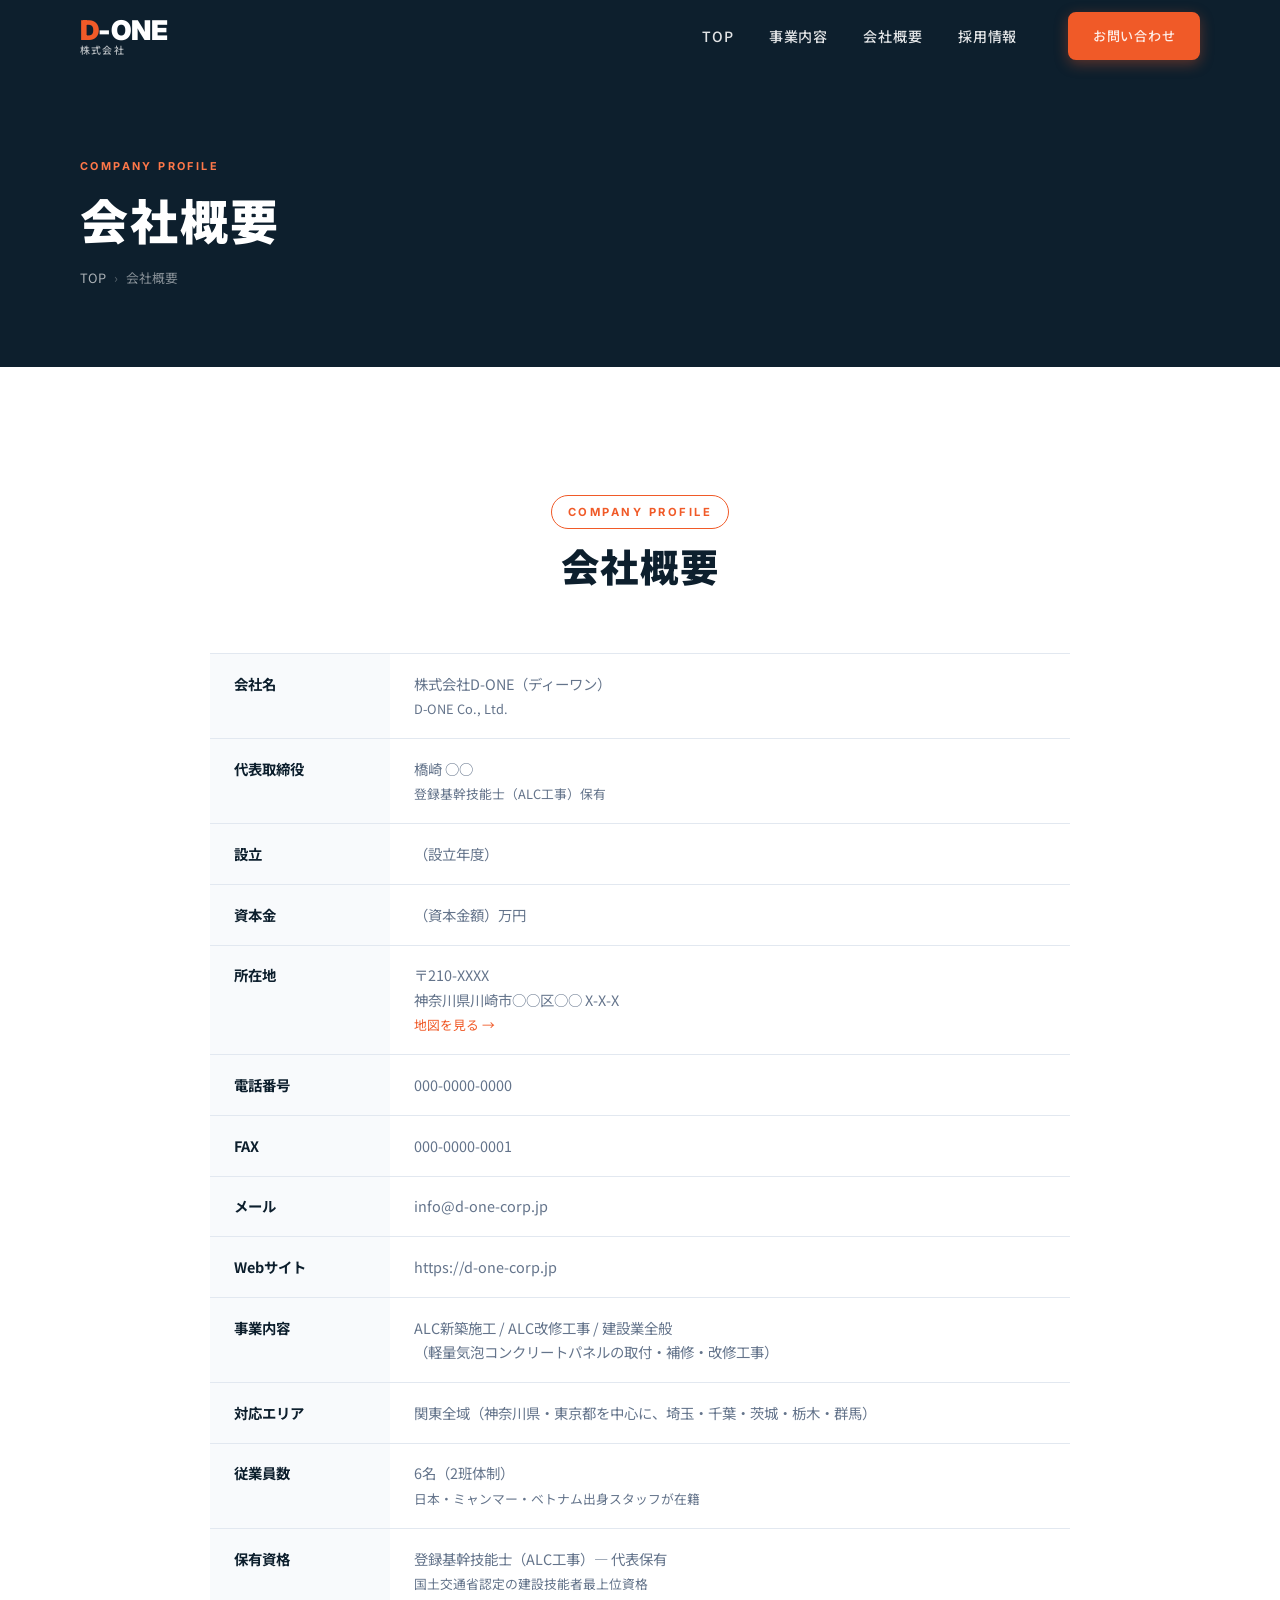
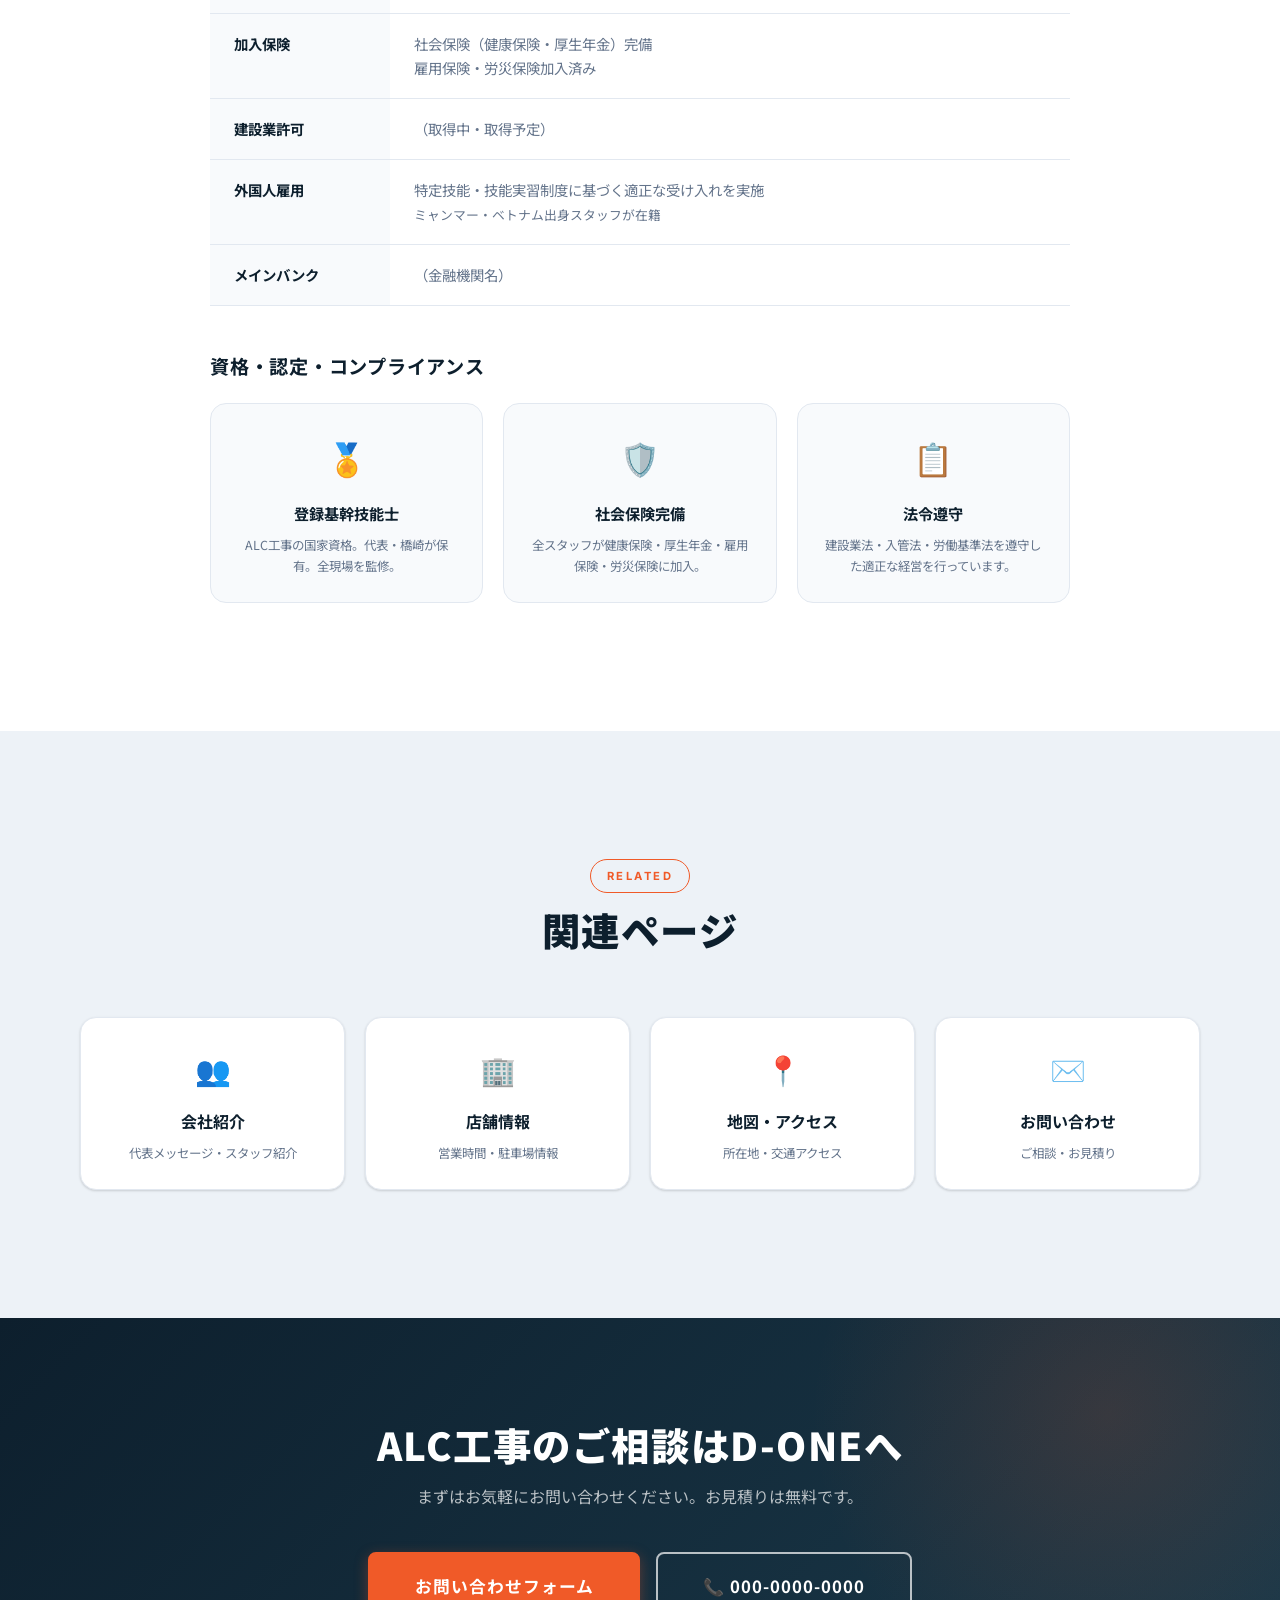
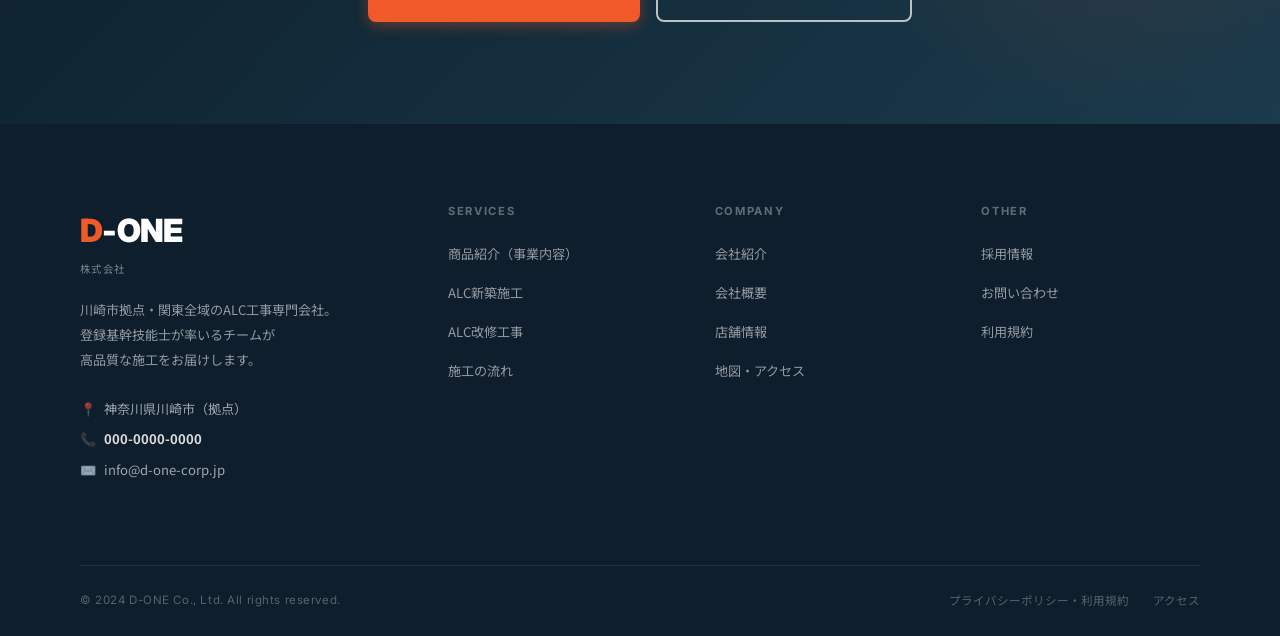
<file: company.html>
<!DOCTYPE html>
<html lang="ja">
<head>
  <meta charset="UTF-8">
  <meta name="viewport" content="width=device-width, initial-scale=1.0">
  <meta name="description" content="株式会社D-ONE 会社概要｜ALC工事専門会社の基本情報。代表者・所在地・資格・事業内容など。">
  <title>会社概要｜株式会社D-ONE</title>
  <link rel="stylesheet" href="css/style.css">
  <link rel="icon" href="data:image/svg+xml,<svg xmlns='http://www.w3.org/2000/svg' viewBox='0 0 32 32'><rect width='32' height='32' rx='4' fill='%23F05A28'/><text x='4' y='24' font-family='Inter' font-weight='900' font-size='20' fill='white'>D</text></svg>">
</head>
<body>

<!-- ========== NAVIGATION ========== -->
<nav class="site-nav site-nav--scrolled" role="navigation" aria-label="メインナビゲーション">
  <div class="nav-inner">
    <a href="index.html" class="nav-logo" aria-label="D-ONE トップページ">
      <span class="nav-logo__mark"><span class="mark-d">D</span>-ONE</span>
      <span class="nav-logo__sub">株式会社</span>
    </a>
    <ul class="nav-links" role="list">
      <li><a href="index.html"   class="nav-link">TOP</a></li>
      <li><a href="service.html" class="nav-link">事業内容</a></li>
      <li><a href="about.html"   class="nav-link">会社概要</a></li>
      <li><a href="recruit.html" class="nav-link">採用情報</a></li>
      <li><a href="contact.html" class="nav-link btn btn--primary nav-cta">お問い合わせ</a></li>
    </ul>
    <button class="nav-hamburger" aria-label="メニューを開く"><span></span><span></span><span></span></button>
  </div>
</nav>
<div class="nav-drawer" role="dialog" aria-label="モバイルメニュー" style="display:none; opacity:0;">
  <ul role="list">
    <li><a href="index.html"   class="nav-link">TOP</a></li>
    <li><a href="service.html" class="nav-link">事業内容</a></li>
    <li><a href="about.html"   class="nav-link">会社概要</a></li>
    <li><a href="recruit.html" class="nav-link">採用情報</a></li>
    <li><a href="contact.html" class="btn btn--primary">お問い合わせ</a></li>
  </ul>
</div>

<!-- ========== PAGE HERO ========== -->
<section class="page-hero">
  <div class="page-hero__bg" style="background-image: url('https://images.unsplash.com/photo-1486406146926-c627a92ad1ab?w=1920&q=80&fit=crop');"></div>
  <div class="container page-hero__content">
    <div class="page-hero__label">COMPANY PROFILE</div>
    <h1 class="page-hero__title">会社概要</h1>
    <nav class="breadcrumb" aria-label="パンくずリスト">
      <a href="index.html">TOP</a>
      <span class="breadcrumb-sep" aria-hidden="true">›</span>
      <span aria-current="page">会社概要</span>
    </nav>
  </div>
</section>

<!-- ========== COMPANY PROFILE TABLE ========== -->
<section class="section">
  <div class="container">
    <div class="section-header">
      <span class="section-label">COMPANY PROFILE</span>
      <h2 class="section-title">会社概要</h2>
    </div>

    <div class="reveal" style="max-width:860px; margin-inline:auto;">
      <table class="company-table">
        <tbody>
          <tr>
            <th scope="row">会社名</th>
            <td>株式会社D-ONE（ディーワン）<br>
              <span style="font-size:.8rem; color:var(--color-text-muted);">D-ONE Co., Ltd.</span>
            </td>
          </tr>
          <tr>
            <th scope="row">代表取締役</th>
            <td>
              橋崎 ○○<br>
              <span style="font-size:.8rem; color:var(--color-text-muted);">登録基幹技能士（ALC工事）保有</span>
            </td>
          </tr>
          <tr>
            <th scope="row">設立</th>
            <td>（設立年度）</td>
          </tr>
          <tr>
            <th scope="row">資本金</th>
            <td>（資本金額）万円</td>
          </tr>
          <tr>
            <th scope="row">所在地</th>
            <td>
              〒210-XXXX<br>
              神奈川県川崎市○○区○○ X-X-X<br>
              <a href="map.html" style="font-size:.8rem; color:var(--color-accent);">地図を見る →</a>
            </td>
          </tr>
          <tr>
            <th scope="row">電話番号</th>
            <td><a href="tel:000-0000-0000">000-0000-0000</a></td>
          </tr>
          <tr>
            <th scope="row">FAX</th>
            <td>000-0000-0001</td>
          </tr>
          <tr>
            <th scope="row">メール</th>
            <td><a href="mailto:info@d-one-corp.jp">info@d-one-corp.jp</a></td>
          </tr>
          <tr>
            <th scope="row">Webサイト</th>
            <td><a href="index.html">https://d-one-corp.jp</a></td>
          </tr>
          <tr>
            <th scope="row">事業内容</th>
            <td>
              ALC新築施工 / ALC改修工事 / 建設業全般<br>
              （軽量気泡コンクリートパネルの取付・補修・改修工事）
            </td>
          </tr>
          <tr>
            <th scope="row">対応エリア</th>
            <td>関東全域（神奈川県・東京都を中心に、埼玉・千葉・茨城・栃木・群馬）</td>
          </tr>
          <tr>
            <th scope="row">従業員数</th>
            <td>6名（2班体制）<br>
              <span style="font-size:.8rem; color:var(--color-text-muted);">日本・ミャンマー・ベトナム出身スタッフが在籍</span>
            </td>
          </tr>
          <tr>
            <th scope="row">保有資格</th>
            <td>
              登録基幹技能士（ALC工事）— 代表保有<br>
              <span style="font-size:.8rem; color:var(--color-text-muted);">国土交通省認定の建設技能者最上位資格</span>
            </td>
          </tr>
          <tr>
            <th scope="row">加入保険</th>
            <td>
              社会保険（健康保険・厚生年金）完備<br>
              雇用保険・労災保険加入済み
            </td>
          </tr>
          <tr>
            <th scope="row">建設業許可</th>
            <td>（取得中・取得予定）</td>
          </tr>
          <tr>
            <th scope="row">外国人雇用</th>
            <td>
              特定技能・技能実習制度に基づく適正な受け入れを実施<br>
              <span style="font-size:.8rem; color:var(--color-text-muted);">ミャンマー・ベトナム出身スタッフが在籍</span>
            </td>
          </tr>
          <tr>
            <th scope="row">メインバンク</th>
            <td>（金融機関名）</td>
          </tr>
        </tbody>
      </table>
    </div>

    <!-- Certifications highlight -->
    <div class="reveal" style="max-width:860px; margin-inline:auto; margin-top:3rem;">
      <h2 style="font-size:1.2rem; font-weight:700; color:var(--color-primary-dark); margin-bottom:1.5rem;">資格・認定・コンプライアンス</h2>
      <div style="display:grid; grid-template-columns:repeat(3,1fr); gap:1.25rem;">
        <div style="background:var(--color-bg-light); border:1px solid var(--color-border); border-radius:var(--radius-lg); padding:1.5rem; text-align:center;">
          <div style="font-size:2rem; margin-bottom:.75rem;" aria-hidden="true">🏅</div>
          <div style="font-weight:700; color:var(--color-primary-dark); font-size:.95rem; margin-bottom:.5rem;">登録基幹技能士</div>
          <div style="font-size:.78rem; color:var(--color-text-muted); line-height:1.7;">ALC工事の国家資格。代表・橋崎が保有。全現場を監修。</div>
        </div>
        <div style="background:var(--color-bg-light); border:1px solid var(--color-border); border-radius:var(--radius-lg); padding:1.5rem; text-align:center;">
          <div style="font-size:2rem; margin-bottom:.75rem;" aria-hidden="true">🛡️</div>
          <div style="font-weight:700; color:var(--color-primary-dark); font-size:.95rem; margin-bottom:.5rem;">社会保険完備</div>
          <div style="font-size:.78rem; color:var(--color-text-muted); line-height:1.7;">全スタッフが健康保険・厚生年金・雇用保険・労災保険に加入。</div>
        </div>
        <div style="background:var(--color-bg-light); border:1px solid var(--color-border); border-radius:var(--radius-lg); padding:1.5rem; text-align:center;">
          <div style="font-size:2rem; margin-bottom:.75rem;" aria-hidden="true">📋</div>
          <div style="font-weight:700; color:var(--color-primary-dark); font-size:.95rem; margin-bottom:.5rem;">法令遵守</div>
          <div style="font-size:.78rem; color:var(--color-text-muted); line-height:1.7;">建設業法・入管法・労働基準法を遵守した適正な経営を行っています。</div>
        </div>
      </div>
    </div>
  </div>
</section>

<!-- ========== RELATED PAGES ========== -->
<section class="section section--gray">
  <div class="container">
    <div class="section-header">
      <span class="section-label">RELATED</span>
      <h2 class="section-title">関連ページ</h2>
    </div>
    <div style="display:grid; grid-template-columns:repeat(4,1fr); gap:1.25rem;" class="reveal">
      <a href="about.html" style="background:#fff; border:1px solid var(--color-border); border-radius:var(--radius-lg); padding:1.5rem; text-align:center; display:block; transition:var(--transition); box-shadow:var(--shadow-sm);" onmouseover="this.style.boxShadow='var(--shadow-lg)';this.style.transform='translateY(-4px)'" onmouseout="this.style.boxShadow='var(--shadow-sm)';this.style.transform='none'">
        <div style="font-size:1.8rem; margin-bottom:.75rem;" aria-hidden="true">👥</div>
        <div style="font-weight:700; color:var(--color-primary-dark); margin-bottom:.3rem;">会社紹介</div>
        <div style="font-size:.78rem; color:var(--color-text-muted);">代表メッセージ・スタッフ紹介</div>
      </a>
      <a href="store.html" style="background:#fff; border:1px solid var(--color-border); border-radius:var(--radius-lg); padding:1.5rem; text-align:center; display:block; transition:var(--transition); box-shadow:var(--shadow-sm);" onmouseover="this.style.boxShadow='var(--shadow-lg)';this.style.transform='translateY(-4px)'" onmouseout="this.style.boxShadow='var(--shadow-sm)';this.style.transform='none'">
        <div style="font-size:1.8rem; margin-bottom:.75rem;" aria-hidden="true">🏢</div>
        <div style="font-weight:700; color:var(--color-primary-dark); margin-bottom:.3rem;">店舗情報</div>
        <div style="font-size:.78rem; color:var(--color-text-muted);">営業時間・駐車場情報</div>
      </a>
      <a href="map.html" style="background:#fff; border:1px solid var(--color-border); border-radius:var(--radius-lg); padding:1.5rem; text-align:center; display:block; transition:var(--transition); box-shadow:var(--shadow-sm);" onmouseover="this.style.boxShadow='var(--shadow-lg)';this.style.transform='translateY(-4px)'" onmouseout="this.style.boxShadow='var(--shadow-sm)';this.style.transform='none'">
        <div style="font-size:1.8rem; margin-bottom:.75rem;" aria-hidden="true">📍</div>
        <div style="font-weight:700; color:var(--color-primary-dark); margin-bottom:.3rem;">地図・アクセス</div>
        <div style="font-size:.78rem; color:var(--color-text-muted);">所在地・交通アクセス</div>
      </a>
      <a href="contact.html" style="background:#fff; border:1px solid var(--color-border); border-radius:var(--radius-lg); padding:1.5rem; text-align:center; display:block; transition:var(--transition); box-shadow:var(--shadow-sm);" onmouseover="this.style.boxShadow='var(--shadow-lg)';this.style.transform='translateY(-4px)'" onmouseout="this.style.boxShadow='var(--shadow-sm)';this.style.transform='none'">
        <div style="font-size:1.8rem; margin-bottom:.75rem;" aria-hidden="true">✉️</div>
        <div style="font-weight:700; color:var(--color-primary-dark); margin-bottom:.3rem;">お問い合わせ</div>
        <div style="font-size:.78rem; color:var(--color-text-muted);">ご相談・お見積り</div>
      </a>
    </div>
  </div>
</section>

<!-- ========== CTA ========== -->
<section class="cta-banner">
  <div class="container">
    <h2 class="cta-banner__title">ALC工事のご相談はD-ONEへ</h2>
    <p class="cta-banner__text">まずはお気軽にお問い合わせください。お見積りは無料です。</p>
    <div class="cta-banner__buttons">
      <a href="contact.html" class="btn btn--primary btn--lg">お問い合わせフォーム</a>
      <a href="tel:000-0000-0000" class="btn btn--outline-white btn--lg">📞 000-0000-0000</a>
    </div>
  </div>
</section>

<!-- ========== FOOTER ========== -->
<footer class="site-footer" role="contentinfo">
  <div class="container">
    <div class="footer-top">
      <div class="footer-brand">
        <a href="index.html" class="footer-logo">
          <div class="footer-logo__mark"><span class="mark-d">D</span>-ONE</div>
          <span class="footer-logo__sub">株式会社</span>
        </a>
        <p class="footer-tagline">川崎市拠点・関東全域のALC工事専門会社。<br>登録基幹技能士が率いるチームが<br>高品質な施工をお届けします。</p>
        <div class="footer-contact-line"><span>📍</span><span>神奈川県川崎市（拠点）</span></div>
        <div class="footer-contact-line"><span>📞</span><span><strong>000-0000-0000</strong></span></div>
        <div class="footer-contact-line"><span>✉️</span><span>info@d-one-corp.jp</span></div>
      </div>
      <nav aria-label="サービス">
        <div class="footer-nav-title">SERVICES</div>
        <ul class="footer-nav-links" role="list">
          <li><a href="service.html" class="footer-nav-link">商品紹介（事業内容）</a></li>
          <li><a href="service.html#new-construction" class="footer-nav-link">ALC新築施工</a></li>
          <li><a href="service.html#renovation"       class="footer-nav-link">ALC改修工事</a></li>
          <li><a href="service.html#process"          class="footer-nav-link">施工の流れ</a></li>
        </ul>
      </nav>
      <nav aria-label="会社情報">
        <div class="footer-nav-title">COMPANY</div>
        <ul class="footer-nav-links" role="list">
          <li><a href="about.html"   class="footer-nav-link">会社紹介</a></li>
          <li><a href="company.html" class="footer-nav-link">会社概要</a></li>
          <li><a href="store.html"   class="footer-nav-link">店舗情報</a></li>
          <li><a href="map.html"     class="footer-nav-link">地図・アクセス</a></li>
        </ul>
      </nav>
      <nav aria-label="採用・その他">
        <div class="footer-nav-title">OTHER</div>
        <ul class="footer-nav-links" role="list">
          <li><a href="recruit.html" class="footer-nav-link">採用情報</a></li>
          <li><a href="contact.html" class="footer-nav-link">お問い合わせ</a></li>
          <li><a href="terms.html"   class="footer-nav-link">利用規約</a></li>
        </ul>
      </nav>
    </div>
    <div class="footer-bottom">
      <p class="footer-copyright">© 2024 D-ONE Co., Ltd. All rights reserved.</p>
      <div class="footer-legal">
        <a href="terms.html">プライバシーポリシー・利用規約</a>
        <a href="map.html">アクセス</a>
      </div>
    </div>
  </div>
</footer>

<script src="js/main.js"></script>
</body>
</html>
</file>
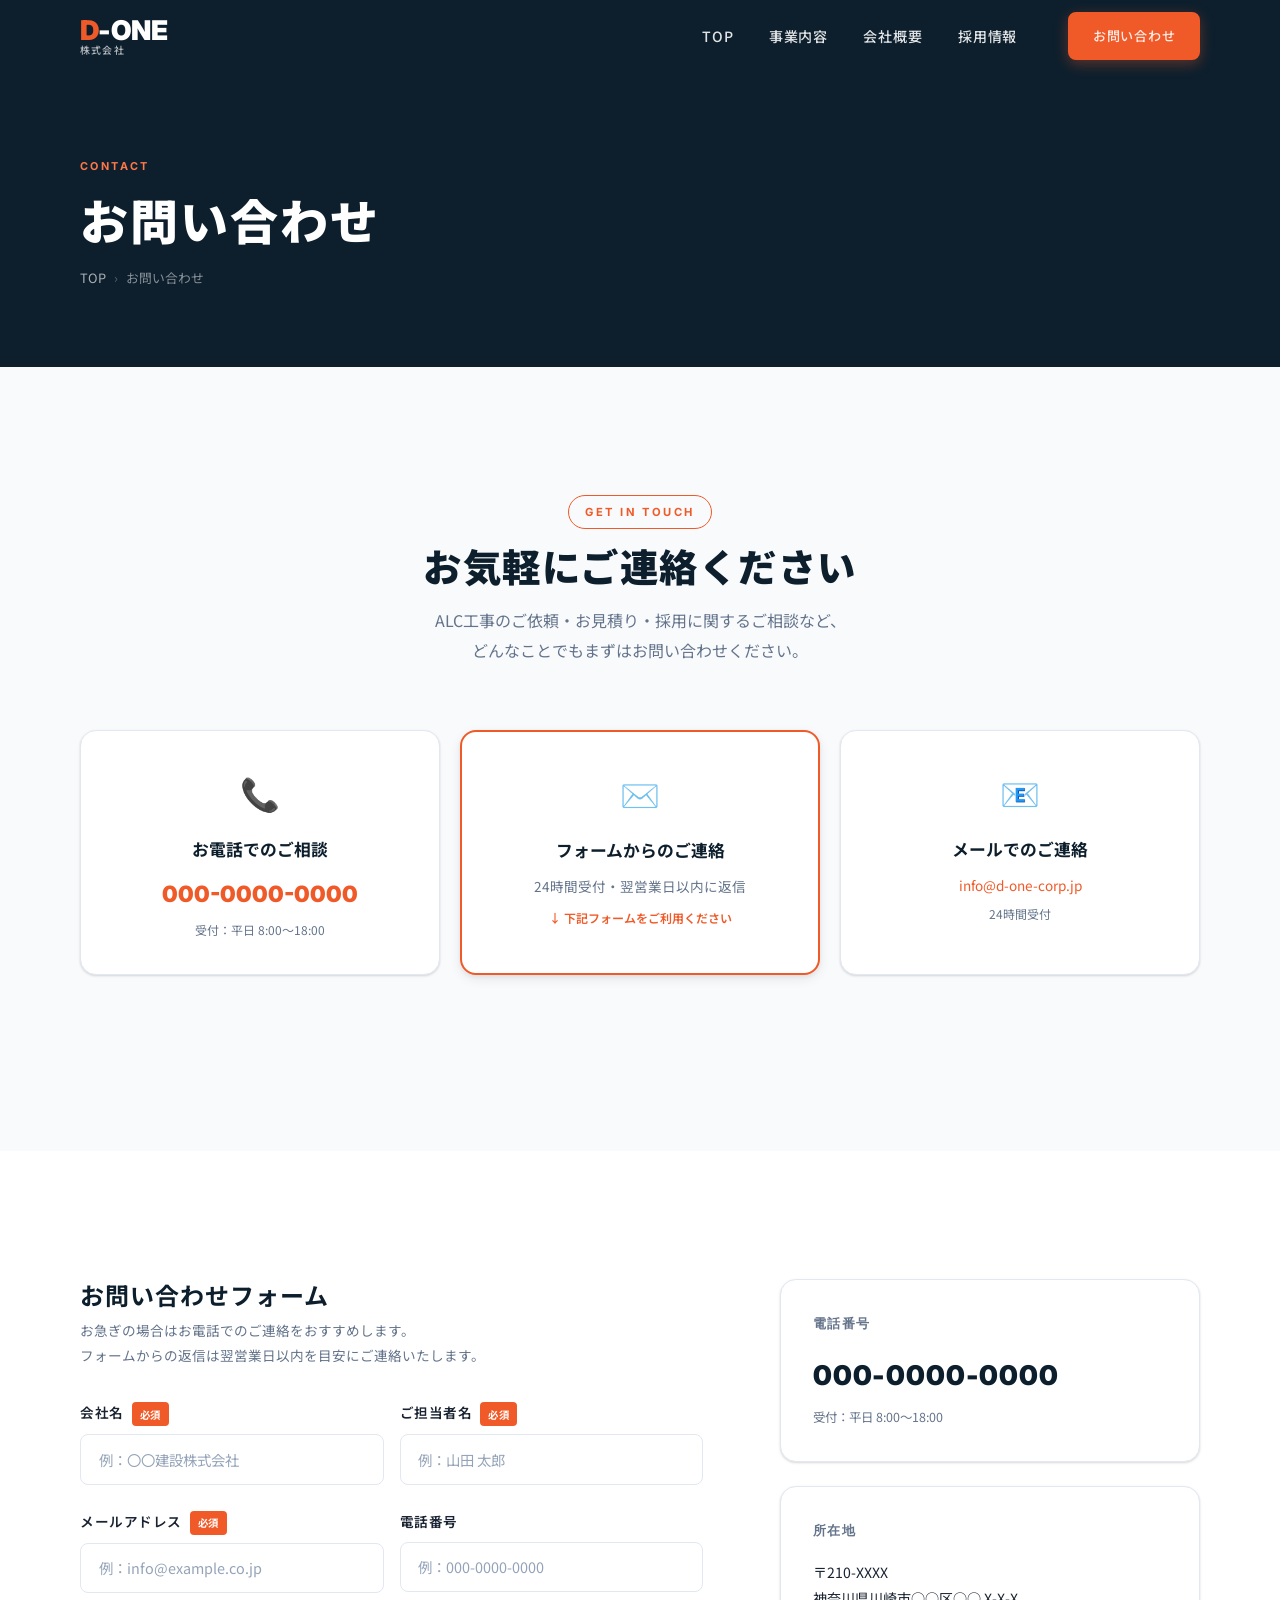
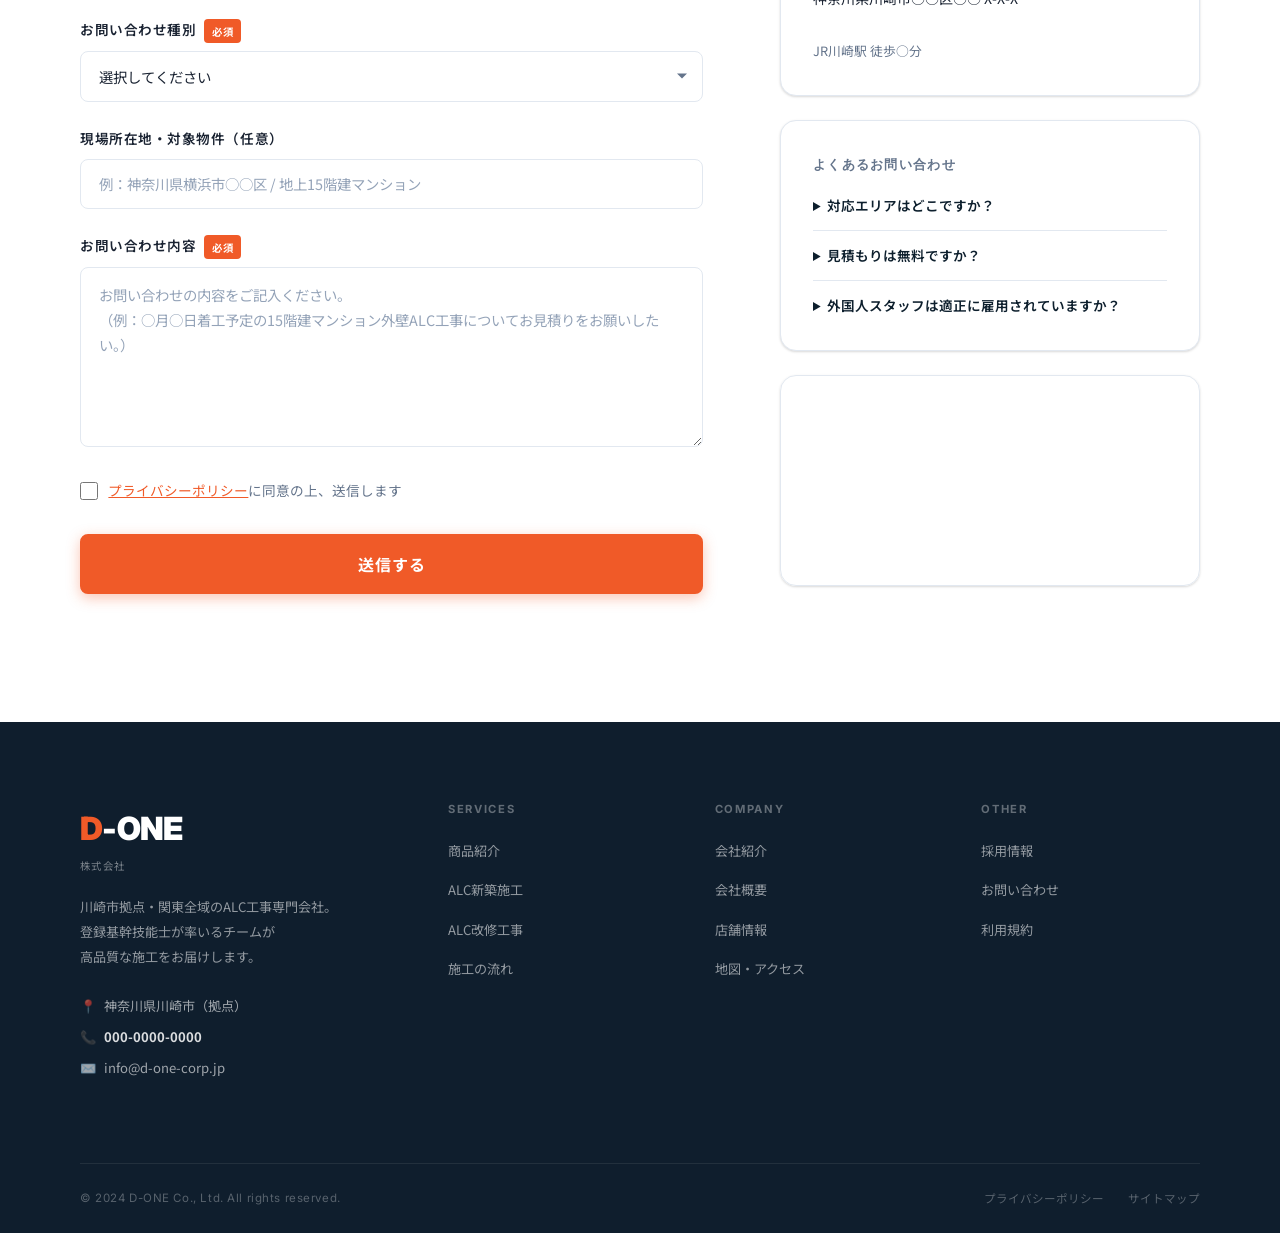
<file: contact.html>
<!DOCTYPE html>
<html lang="ja">
<head>
  <meta charset="UTF-8">
  <meta name="viewport" content="width=device-width, initial-scale=1.0">
  <meta name="description" content="株式会社D-ONEへのお問い合わせ・お見積りはこちら。ALC工事のご依頼・ご相談を承っております。">
  <title>お問い合わせ｜株式会社D-ONE</title>
  <link rel="stylesheet" href="css/style.css">
  <link rel="icon" href="data:image/svg+xml,<svg xmlns='http://www.w3.org/2000/svg' viewBox='0 0 32 32'><rect width='32' height='32' rx='4' fill='%23F05A28'/><text x='4' y='24' font-family='Inter' font-weight='900' font-size='20' fill='white'>D</text></svg>">
</head>
<body>

<!-- ========== NAVIGATION ========== -->
<nav class="site-nav site-nav--scrolled" role="navigation" aria-label="メインナビゲーション">
  <div class="nav-inner">
    <a href="index.html" class="nav-logo" aria-label="D-ONE トップページ">
      <span class="nav-logo__mark"><span class="mark-d">D</span>-ONE</span>
      <span class="nav-logo__sub">株式会社</span>
    </a>
    <ul class="nav-links" role="list">
      <li><a href="index.html"   class="nav-link">TOP</a></li>
      <li><a href="service.html" class="nav-link">事業内容</a></li>
      <li><a href="about.html"   class="nav-link">会社概要</a></li>
      <li><a href="recruit.html" class="nav-link">採用情報</a></li>
      <li><a href="contact.html" class="nav-link btn btn--primary nav-cta">お問い合わせ</a></li>
    </ul>
    <button class="nav-hamburger" aria-label="メニューを開く"><span></span><span></span><span></span></button>
  </div>
</nav>
<div class="nav-drawer" role="dialog" aria-label="モバイルメニュー" style="display:none; opacity:0;">
  <ul role="list">
    <li><a href="index.html"   class="nav-link">TOP</a></li>
    <li><a href="service.html" class="nav-link">事業内容</a></li>
    <li><a href="about.html"   class="nav-link">会社概要</a></li>
    <li><a href="recruit.html" class="nav-link">採用情報</a></li>
    <li><a href="contact.html" class="btn btn--primary">お問い合わせ</a></li>
  </ul>
</div>

<!-- ========== PAGE HERO ========== -->
<section class="page-hero">
  <div class="page-hero__bg" style="background-image: url('https://images.unsplash.com/photo-1521737604893-d14cc237f11d?w=1920&q=80&fit=crop');"></div>
  <div class="container page-hero__content">
    <div class="page-hero__label">CONTACT</div>
    <h1 class="page-hero__title">お問い合わせ</h1>
    <nav class="breadcrumb" aria-label="パンくずリスト">
      <a href="index.html">TOP</a>
      <span class="breadcrumb-sep" aria-hidden="true">›</span>
      <span aria-current="page">お問い合わせ</span>
    </nav>
  </div>
</section>

<!-- ========== CONTACT OPTIONS ========== -->
<section class="section section--light">
  <div class="container">
    <div class="section-header">
      <span class="section-label">GET IN TOUCH</span>
      <h2 class="section-title">お気軽にご連絡ください</h2>
      <p class="section-desc">
        ALC工事のご依頼・お見積り・採用に関するご相談など、<br>
        どんなことでもまずはお問い合わせください。
      </p>
    </div>

    <div style="display:grid; grid-template-columns:repeat(3,1fr); gap:1.25rem; margin-bottom:3rem;" class="reveal">
      <a href="tel:000-0000-0000" style="background:#fff; border:1px solid var(--color-border); border-radius:var(--radius-lg); padding:2rem; text-align:center; box-shadow:var(--shadow-sm); transition:var(--transition); display:block;" onmouseover="this.style.boxShadow='var(--shadow-lg)'; this.style.transform='translateY(-4px)'" onmouseout="this.style.boxShadow='var(--shadow-sm)'; this.style.transform='none'">
        <div style="font-size:2rem; margin-bottom:.75rem;" aria-hidden="true">📞</div>
        <div style="font-weight:700; color:var(--color-primary-dark); margin-bottom:.5rem; font-size:1.05rem;">お電話でのご相談</div>
        <div style="font-family:var(--font-en); font-size:1.4rem; font-weight:900; color:var(--color-accent); margin-bottom:.3rem;">000-0000-0000</div>
        <div style="font-size:.75rem; color:var(--color-text-muted);">受付：平日 8:00〜18:00</div>
      </a>
      <div style="background:#fff; border:2px solid var(--color-accent); border-radius:var(--radius-lg); padding:2rem; text-align:center; box-shadow:var(--shadow-md);">
        <div style="font-size:2rem; margin-bottom:.75rem;" aria-hidden="true">✉️</div>
        <div style="font-weight:700; color:var(--color-primary-dark); margin-bottom:.5rem; font-size:1.05rem;">フォームからのご連絡</div>
        <div style="font-size:.85rem; color:var(--color-text-muted); margin-bottom:.5rem;">24時間受付・翌営業日以内に返信</div>
        <div style="font-size:.75rem; color:var(--color-accent); font-weight:600;">↓ 下記フォームをご利用ください</div>
      </div>
      <a href="mailto:info@d-one-corp.jp" style="background:#fff; border:1px solid var(--color-border); border-radius:var(--radius-lg); padding:2rem; text-align:center; box-shadow:var(--shadow-sm); transition:var(--transition); display:block;" onmouseover="this.style.boxShadow='var(--shadow-lg)'; this.style.transform='translateY(-4px)'" onmouseout="this.style.boxShadow='var(--shadow-sm)'; this.style.transform='none'">
        <div style="font-size:2rem; margin-bottom:.75rem;" aria-hidden="true">📧</div>
        <div style="font-weight:700; color:var(--color-primary-dark); margin-bottom:.5rem; font-size:1.05rem;">メールでのご連絡</div>
        <div style="font-size:.85rem; color:var(--color-accent); margin-bottom:.3rem; word-break:break-all;">info@d-one-corp.jp</div>
        <div style="font-size:.75rem; color:var(--color-text-muted);">24時間受付</div>
      </a>
    </div>
  </div>
</section>

<!-- ========== CONTACT FORM + MAP ========== -->
<section class="section" id="form">
  <div class="container">
    <div class="contact-layout">
      <!-- Form -->
      <div class="reveal">
        <h2 style="font-size:1.5rem; font-weight:700; color:var(--color-primary-dark); margin-bottom:.5rem;">お問い合わせフォーム</h2>
        <p style="font-size:.85rem; color:var(--color-text-muted); margin-bottom:2rem;">
          お急ぎの場合はお電話でのご連絡をおすすめします。<br>
          フォームからの返信は翌営業日以内を目安にご連絡いたします。
        </p>

        <form id="contactForm" novalidate>
          <div class="form-grid-2">
            <div class="form-group">
              <label class="form-label form-label--required" for="company">会社名</label>
              <input
                type="text"
                id="company"
                name="company"
                class="form-control"
                placeholder="例：〇〇建設株式会社"
                required
                autocomplete="organization"
              >
            </div>
            <div class="form-group">
              <label class="form-label form-label--required" for="name">ご担当者名</label>
              <input
                type="text"
                id="name"
                name="name"
                class="form-control"
                placeholder="例：山田 太郎"
                required
                autocomplete="name"
              >
            </div>
          </div>

          <div class="form-grid-2">
            <div class="form-group">
              <label class="form-label form-label--required" for="email">メールアドレス</label>
              <input
                type="email"
                id="email"
                name="email"
                class="form-control"
                placeholder="例：info@example.co.jp"
                required
                autocomplete="email"
              >
            </div>
            <div class="form-group">
              <label class="form-label" for="phone">電話番号</label>
              <input
                type="tel"
                id="phone"
                name="phone"
                class="form-control"
                placeholder="例：000-0000-0000"
                autocomplete="tel"
              >
            </div>
          </div>

          <div class="form-group">
            <label class="form-label form-label--required" for="type">お問い合わせ種別</label>
            <select id="type" name="type" class="form-control" required>
              <option value="" disabled selected>選択してください</option>
              <option value="new-deal">新規取引のご相談</option>
              <option value="estimate">お見積りのご依頼</option>
              <option value="recruit">採用について</option>
              <option value="other">その他</option>
            </select>
          </div>

          <div class="form-group">
            <label class="form-label" for="site">現場所在地・対象物件（任意）</label>
            <input
              type="text"
              id="site"
              name="site"
              class="form-control"
              placeholder="例：神奈川県横浜市○○区 / 地上15階建マンション"
            >
          </div>

          <div class="form-group">
            <label class="form-label form-label--required" for="message">お問い合わせ内容</label>
            <textarea
              id="message"
              name="message"
              class="form-control"
              placeholder="お問い合わせの内容をご記入ください。&#10;（例：○月○日着工予定の15階建マンション外壁ALC工事についてお見積りをお願いしたい。）"
              required
              rows="6"
            ></textarea>
          </div>

          <div class="form-group">
            <label class="form-check">
              <input type="checkbox" name="privacy" required>
              <span>
                <a href="#" target="_blank" rel="noopener">プライバシーポリシー</a>に同意の上、送信します
              </span>
            </label>
          </div>

          <button type="submit" class="btn btn--primary form-submit">
            送信する
          </button>
        </form>

        <!-- Success Message -->
        <div class="form-success" role="alert">
          <div class="form-success__icon" aria-hidden="true">✅</div>
          <h3 class="form-success__title">送信が完了しました</h3>
          <p class="form-success__text">
            お問い合わせありがとうございます。<br>
            翌営業日以内にご連絡いたします。<br><br>
            お急ぎの場合はお電話（000-0000-0000）にてご連絡ください。
          </p>
          <a href="index.html" class="btn btn--secondary mt-md">トップページへ戻る</a>
        </div>
      </div>

      <!-- Contact Info Sidebar -->
      <div class="reveal reveal-delay-2">
        <div class="contact-info__card">
          <div class="contact-info__title">電話番号</div>
          <div class="contact-info__tel">000-0000-0000</div>
          <div class="contact-info__note">受付：平日 8:00〜18:00</div>
        </div>

        <div class="contact-info__card">
          <div class="contact-info__title">所在地</div>
          <div class="contact-info__address">
            〒210-XXXX<br>
            神奈川県川崎市○○区○○ X-X-X<br><br>
            <span style="font-size:.8rem; color:var(--color-text-muted);">JR川崎駅 徒歩○分</span>
          </div>
        </div>

        <div class="contact-info__card">
          <div class="contact-info__title">よくあるお問い合わせ</div>
          <div style="display:flex; flex-direction:column; gap:.75rem;">
            <details style="border-bottom:1px solid var(--color-border); padding-bottom:.75rem;">
              <summary style="font-size:.85rem; font-weight:600; color:var(--color-primary-dark); cursor:pointer;">対応エリアはどこですか？</summary>
              <p style="font-size:.8rem; color:var(--color-text-muted); margin-top:.5rem; line-height:1.7;">川崎市を拠点に関東全域に対応しています。神奈川・東京を中心に、埼玉・千葉・茨城なども対応可能です。</p>
            </details>
            <details style="border-bottom:1px solid var(--color-border); padding-bottom:.75rem;">
              <summary style="font-size:.85rem; font-weight:600; color:var(--color-primary-dark); cursor:pointer;">見積もりは無料ですか？</summary>
              <p style="font-size:.8rem; color:var(--color-text-muted); margin-top:.5rem; line-height:1.7;">はい、お見積りは無料です。現地調査が必要な場合もお気軽にご相談ください。</p>
            </details>
            <details>
              <summary style="font-size:.85rem; font-weight:600; color:var(--color-primary-dark); cursor:pointer;">外国人スタッフは適正に雇用されていますか？</summary>
              <p style="font-size:.8rem; color:var(--color-text-muted); margin-top:.5rem; line-height:1.7;">はい、特定技能・技能実習制度に基づき適正に雇用・管理しています。社会保険にも全員加入済みです。</p>
            </details>
          </div>
        </div>

        <!-- Map mini -->
        <div style="border-radius:var(--radius-lg); overflow:hidden; border:1px solid var(--color-border); box-shadow:var(--shadow-sm);">
          <iframe
            src="https://www.google.com/maps/embed?pb=!1m18!1m12!1m3!1d3244.7246631316894!2d139.7030!3d35.5308!2m3!1f0!2f0!3f0!3m2!1i1024!2i768!4f13.1!3m3!1m2!1s0x60185d9b0bbf3b8b%3A0x8b5f9a5f4a5c9c4a!2z5bKz5bed5biC!5e0!3m2!1sja!2sjp!4v1700000000000!5m2!1sja!2sjp"
            width="100%"
            height="200"
            style="border:0;"
            allowfullscreen=""
            loading="lazy"
            referrerpolicy="no-referrer-when-downgrade"
            title="D-ONE所在地マップ"
          ></iframe>
        </div>
      </div>
    </div>
  </div>
</section>

<!-- ========== FOOTER ========== -->
<footer class="site-footer" role="contentinfo">
  <div class="container">
    <div class="footer-top">
      <div class="footer-brand">
        <a href="index.html" class="footer-logo">
          <div class="footer-logo__mark"><span class="mark-d">D</span>-ONE</div>
          <span class="footer-logo__sub">株式会社</span>
        </a>
        <p class="footer-tagline">川崎市拠点・関東全域のALC工事専門会社。<br>登録基幹技能士が率いるチームが<br>高品質な施工をお届けします。</p>
        <div class="footer-contact-line"><span>📍</span><span>神奈川県川崎市（拠点）</span></div>
        <div class="footer-contact-line"><span>📞</span><span><strong>000-0000-0000</strong></span></div>
        <div class="footer-contact-line"><span>✉️</span><span>info@d-one-corp.jp</span></div>
      </div>
      <nav aria-label="サービス">
        <div class="footer-nav-title">SERVICES</div>
        <ul class="footer-nav-links" role="list">
          <li><a href="service.html"                  class="footer-nav-link">商品紹介</a></li>
          <li><a href="service.html#new-construction" class="footer-nav-link">ALC新築施工</a></li>
          <li><a href="service.html#renovation"       class="footer-nav-link">ALC改修工事</a></li>
          <li><a href="service.html#process"          class="footer-nav-link">施工の流れ</a></li>
        </ul>
      </nav>
      <nav aria-label="会社情報">
        <div class="footer-nav-title">COMPANY</div>
        <ul class="footer-nav-links" role="list">
          <li><a href="about.html"   class="footer-nav-link">会社紹介</a></li>
          <li><a href="company.html" class="footer-nav-link">会社概要</a></li>
          <li><a href="store.html"   class="footer-nav-link">店舗情報</a></li>
          <li><a href="map.html"     class="footer-nav-link">地図・アクセス</a></li>
        </ul>
      </nav>
      <nav aria-label="採用・その他">
        <div class="footer-nav-title">OTHER</div>
        <ul class="footer-nav-links" role="list">
          <li><a href="recruit.html" class="footer-nav-link">採用情報</a></li>
          <li><a href="contact.html" class="footer-nav-link">お問い合わせ</a></li>
          <li><a href="terms.html"   class="footer-nav-link">利用規約</a></li>
        </ul>
      </nav>
    </div>
    <div class="footer-bottom">
      <p class="footer-copyright">© 2024 D-ONE Co., Ltd. All rights reserved.</p>
      <div class="footer-legal">
        <a href="#">プライバシーポリシー</a>
        <a href="#">サイトマップ</a>
      </div>
    </div>
  </div>
</footer>

<script src="js/main.js"></script>
</body>
</html>
</file>
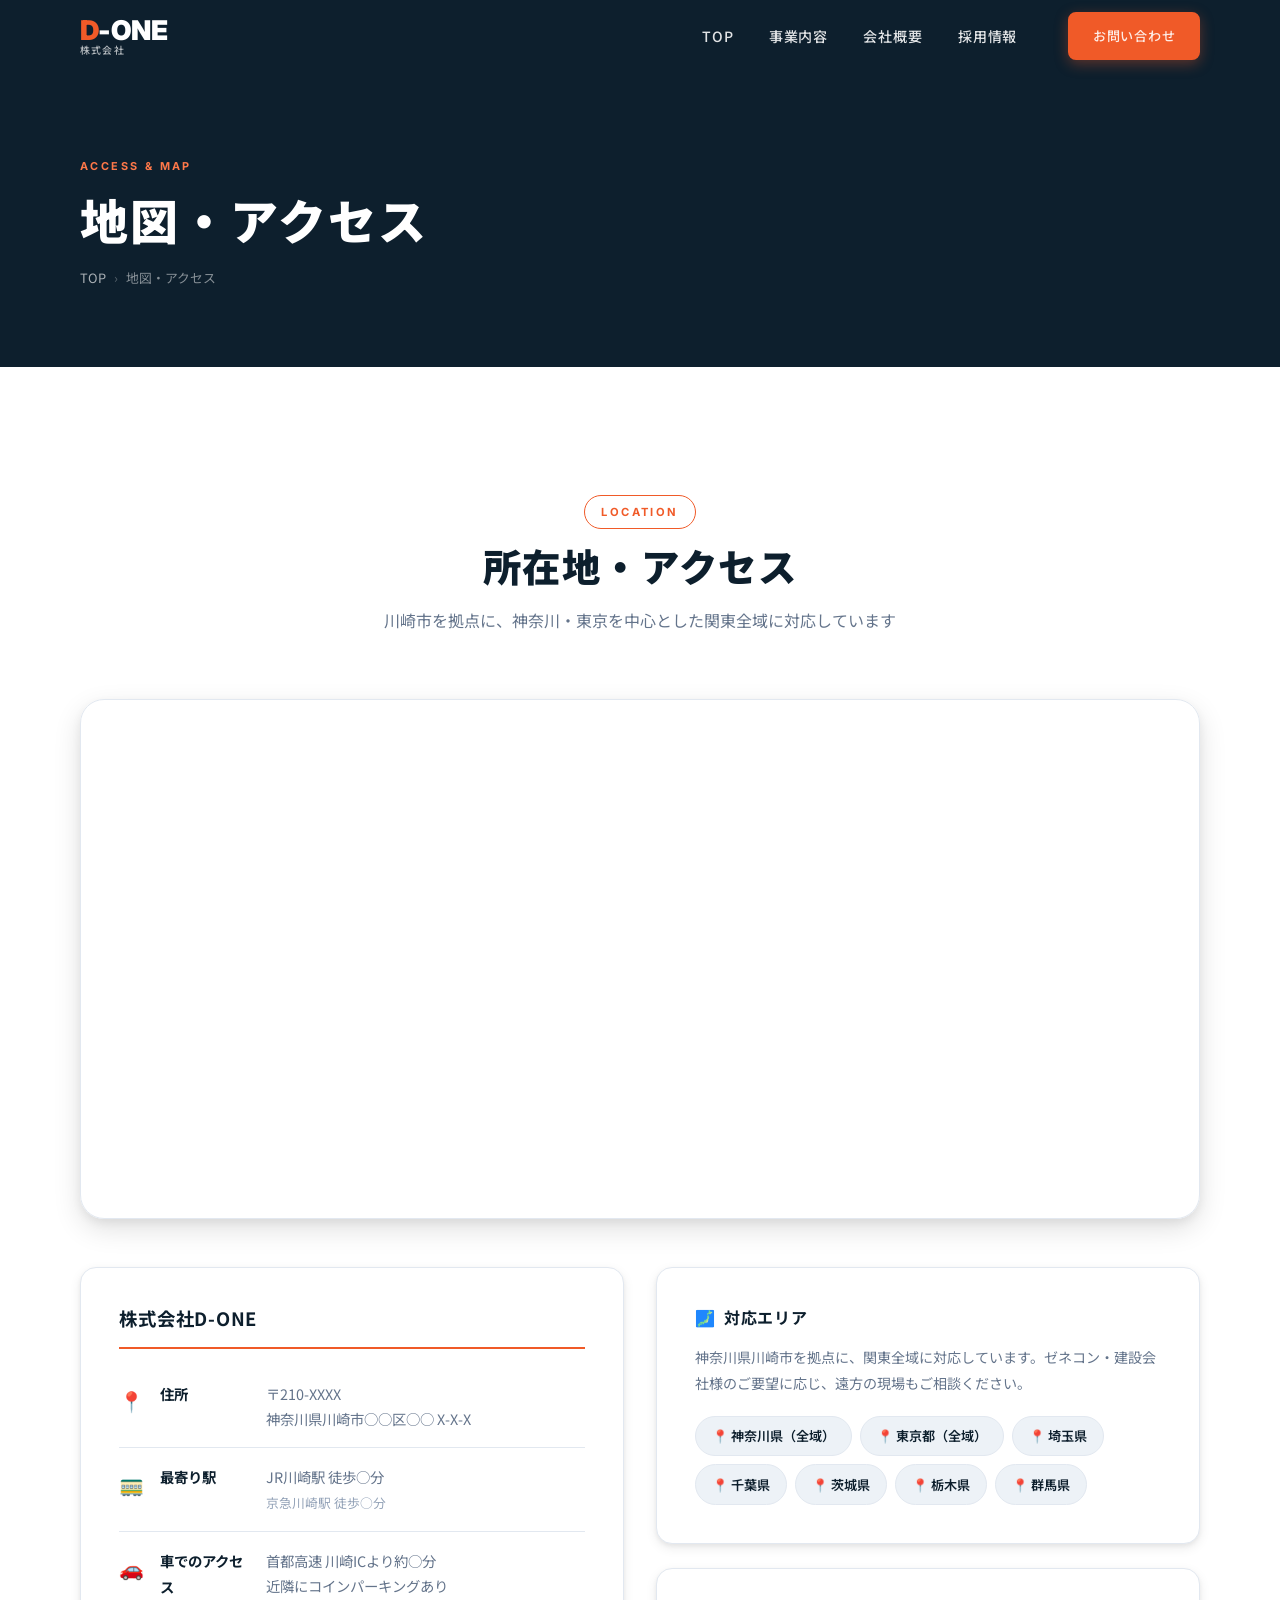
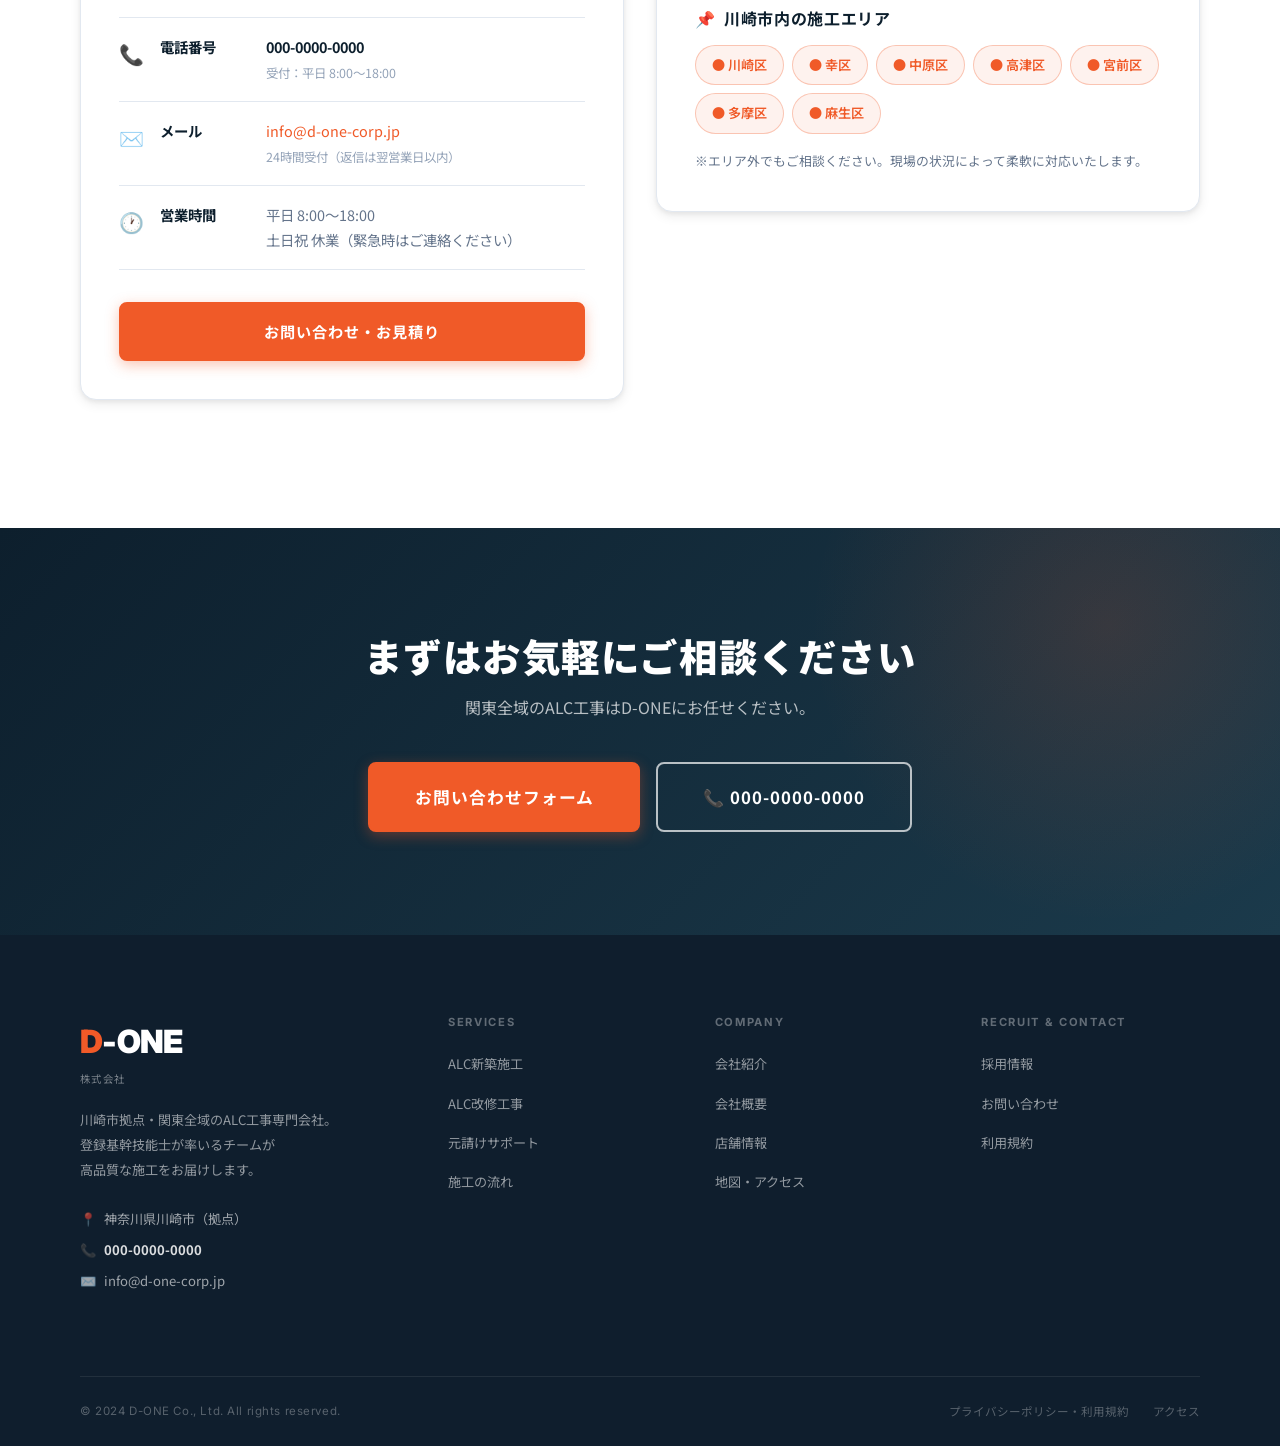
<file: map.html>
<!DOCTYPE html>
<html lang="ja">
<head>
  <meta charset="UTF-8">
  <meta name="viewport" content="width=device-width, initial-scale=1.0">
  <meta name="description" content="株式会社D-ONE アクセス・地図｜神奈川県川崎市を拠点に関東全域でALC工事を行っています。">
  <title>地図・アクセス｜株式会社D-ONE</title>
  <link rel="stylesheet" href="css/style.css">
  <link rel="icon" href="data:image/svg+xml,<svg xmlns='http://www.w3.org/2000/svg' viewBox='0 0 32 32'><rect width='32' height='32' rx='4' fill='%23F05A28'/><text x='4' y='24' font-family='Inter' font-weight='900' font-size='20' fill='white'>D</text></svg>">
  <style>
    .access-card {
      background: var(--color-white);
      border: 1px solid var(--color-border);
      border-radius: var(--radius-lg);
      padding: clamp(1.5rem, 3vw, 2.5rem);
      box-shadow: var(--shadow-md);
    }
    .access-row {
      display: flex;
      gap: 1rem;
      padding: 1rem 0;
      border-bottom: 1px solid var(--color-border);
      font-size: .9rem;
      align-items: flex-start;
    }
    .access-row:last-child { border-bottom: none; }
    .access-row__icon { font-size: 1.25rem; flex-shrink: 0; margin-top: .05rem; }
    .access-row__label { width: 90px; flex-shrink: 0; font-weight: 700; color: var(--color-primary-dark); }
    .access-row__val { color: var(--color-text-muted); line-height: 1.75; }
    .map-full { width: 100%; height: 520px; border-radius: var(--radius-xl); overflow: hidden; border: 1px solid var(--color-border); box-shadow: var(--shadow-lg); }
    .map-full iframe { width: 100%; height: 100%; border: 0; }
    .area-badge {
      display: inline-flex;
      align-items: center;
      gap: .4rem;
      background: var(--color-bg-section);
      border: 1px solid var(--color-border);
      border-radius: var(--radius-full);
      padding: .45rem 1rem;
      font-size: .82rem;
      font-weight: 600;
      color: var(--color-primary-dark);
    }
  </style>
</head>
<body>

<!-- ========== NAVIGATION ========== -->
<nav class="site-nav site-nav--scrolled" role="navigation" aria-label="メインナビゲーション">
  <div class="nav-inner">
    <a href="index.html" class="nav-logo" aria-label="D-ONE トップページ">
      <span class="nav-logo__mark"><span class="mark-d">D</span>-ONE</span>
      <span class="nav-logo__sub">株式会社</span>
    </a>
    <ul class="nav-links" role="list">
      <li><a href="index.html"   class="nav-link">TOP</a></li>
      <li><a href="service.html" class="nav-link">事業内容</a></li>
      <li><a href="about.html"   class="nav-link">会社概要</a></li>
      <li><a href="recruit.html" class="nav-link">採用情報</a></li>
      <li><a href="contact.html" class="nav-link btn btn--primary nav-cta">お問い合わせ</a></li>
    </ul>
    <button class="nav-hamburger" aria-label="メニューを開く"><span></span><span></span><span></span></button>
  </div>
</nav>
<div class="nav-drawer" role="dialog" aria-label="モバイルメニュー" style="display:none; opacity:0;">
  <ul role="list">
    <li><a href="index.html"   class="nav-link">TOP</a></li>
    <li><a href="service.html" class="nav-link">事業内容</a></li>
    <li><a href="about.html"   class="nav-link">会社概要</a></li>
    <li><a href="recruit.html" class="nav-link">採用情報</a></li>
    <li><a href="contact.html" class="btn btn--primary">お問い合わせ</a></li>
  </ul>
</div>

<!-- ========== PAGE HERO ========== -->
<section class="page-hero">
  <div class="page-hero__bg" style="background-image: url('https://images.unsplash.com/photo-1486406146926-c627a92ad1ab?w=1920&q=80&fit=crop');"></div>
  <div class="container page-hero__content">
    <div class="page-hero__label">ACCESS &amp; MAP</div>
    <h1 class="page-hero__title">地図・アクセス</h1>
    <nav class="breadcrumb" aria-label="パンくずリスト">
      <a href="index.html">TOP</a>
      <span class="breadcrumb-sep" aria-hidden="true">›</span>
      <span aria-current="page">地図・アクセス</span>
    </nav>
  </div>
</section>

<!-- ========== MAP + ACCESS INFO ========== -->
<section class="section">
  <div class="container">
    <div class="section-header">
      <span class="section-label">LOCATION</span>
      <h2 class="section-title">所在地・アクセス</h2>
      <p class="section-desc">
        川崎市を拠点に、神奈川・東京を中心とした関東全域に対応しています
      </p>
    </div>

    <!-- Full Map -->
    <div class="map-full reveal" style="margin-bottom: 3rem;">
      <iframe
        src="https://www.google.com/maps/embed?pb=!1m18!1m12!1m3!1d3244.7246631316894!2d139.6972!3d35.5309!2m3!1f0!2f0!3f0!3m2!1i1024!2i768!4f13.1!3m3!1m2!1s0x60185d9b0bbf3b8b%3A0x8b5f9a5f4a5c9c4a!2z5bKz5bed5biC!5e0!3m2!1sja!2sjp!4v1700000000000!5m2!1sja!2sjp"
        allowfullscreen=""
        loading="lazy"
        referrerpolicy="no-referrer-when-downgrade"
        title="株式会社D-ONE 所在地マップ"
      ></iframe>
    </div>

    <!-- Access details grid -->
    <div style="display: grid; grid-template-columns: 1fr 1fr; gap: 2rem;" class="reveal">
      <!-- Access Card -->
      <div class="access-card">
        <h2 style="font-size: 1.15rem; font-weight: 700; color: var(--color-primary-dark); margin-bottom: 1rem; padding-bottom: 1rem; border-bottom: 2px solid var(--color-accent);">
          株式会社D-ONE
        </h2>

        <div class="access-row">
          <span class="access-row__icon" aria-hidden="true">📍</span>
          <span class="access-row__label">住所</span>
          <span class="access-row__val">〒210-XXXX<br>神奈川県川崎市○○区○○ X-X-X</span>
        </div>
        <div class="access-row">
          <span class="access-row__icon" aria-hidden="true">🚃</span>
          <span class="access-row__label">最寄り駅</span>
          <span class="access-row__val">JR川崎駅 徒歩○分<br><span style="font-size:.8rem; color:var(--color-text-light);">京急川崎駅 徒歩○分</span></span>
        </div>
        <div class="access-row">
          <span class="access-row__icon" aria-hidden="true">🚗</span>
          <span class="access-row__label">車でのアクセス</span>
          <span class="access-row__val">首都高速 川崎ICより約○分<br>近隣にコインパーキングあり</span>
        </div>
        <div class="access-row">
          <span class="access-row__icon" aria-hidden="true">📞</span>
          <span class="access-row__label">電話番号</span>
          <span class="access-row__val"><a href="tel:000-0000-0000" style="font-weight:700; color:var(--color-primary-dark);">000-0000-0000</a><br><span style="font-size:.78rem; color:var(--color-text-light);">受付：平日 8:00〜18:00</span></span>
        </div>
        <div class="access-row">
          <span class="access-row__icon" aria-hidden="true">✉️</span>
          <span class="access-row__label">メール</span>
          <span class="access-row__val"><a href="mailto:info@d-one-corp.jp" style="color:var(--color-accent);">info@d-one-corp.jp</a><br><span style="font-size:.78rem; color:var(--color-text-light);">24時間受付（返信は翌営業日以内）</span></span>
        </div>
        <div class="access-row">
          <span class="access-row__icon" aria-hidden="true">🕐</span>
          <span class="access-row__label">営業時間</span>
          <span class="access-row__val">平日 8:00〜18:00<br>土日祝 休業（緊急時はご連絡ください）</span>
        </div>

        <a href="contact.html" class="btn btn--primary w-full mt-md">お問い合わせ・お見積り</a>
      </div>

      <!-- Service Area -->
      <div>
        <div class="access-card" style="margin-bottom: 1.5rem;">
          <h3 style="font-size: 1rem; font-weight: 700; color: var(--color-primary-dark); margin-bottom: 1rem; display:flex; align-items:center; gap:.5rem;">
            <span aria-hidden="true">🗾</span> 対応エリア
          </h3>
          <p style="font-size: .88rem; color: var(--color-text-muted); line-height: 1.85; margin-bottom: 1.25rem;">
            神奈川県川崎市を拠点に、関東全域に対応しています。ゼネコン・建設会社様のご要望に応じ、遠方の現場もご相談ください。
          </p>
          <div style="display: flex; flex-wrap: wrap; gap: .5rem;">
            <span class="area-badge">📍 神奈川県（全域）</span>
            <span class="area-badge">📍 東京都（全域）</span>
            <span class="area-badge">📍 埼玉県</span>
            <span class="area-badge">📍 千葉県</span>
            <span class="area-badge">📍 茨城県</span>
            <span class="area-badge">📍 栃木県</span>
            <span class="area-badge">📍 群馬県</span>
          </div>
        </div>

        <div class="access-card">
          <h3 style="font-size: 1rem; font-weight: 700; color: var(--color-primary-dark); margin-bottom: 1rem; display:flex; align-items:center; gap:.5rem;">
            <span aria-hidden="true">📌</span> 川崎市内の施工エリア
          </h3>
          <div style="display: flex; flex-wrap: wrap; gap: .5rem; margin-bottom: 1rem;">
            <span class="area-badge" style="background:rgba(240,90,40,.08); border-color:rgba(240,90,40,.3); color:var(--color-accent);">● 川崎区</span>
            <span class="area-badge" style="background:rgba(240,90,40,.08); border-color:rgba(240,90,40,.3); color:var(--color-accent);">● 幸区</span>
            <span class="area-badge" style="background:rgba(240,90,40,.08); border-color:rgba(240,90,40,.3); color:var(--color-accent);">● 中原区</span>
            <span class="area-badge" style="background:rgba(240,90,40,.08); border-color:rgba(240,90,40,.3); color:var(--color-accent);">● 高津区</span>
            <span class="area-badge" style="background:rgba(240,90,40,.08); border-color:rgba(240,90,40,.3); color:var(--color-accent);">● 宮前区</span>
            <span class="area-badge" style="background:rgba(240,90,40,.08); border-color:rgba(240,90,40,.3); color:var(--color-accent);">● 多摩区</span>
            <span class="area-badge" style="background:rgba(240,90,40,.08); border-color:rgba(240,90,40,.3); color:var(--color-accent);">● 麻生区</span>
          </div>
          <p style="font-size: .8rem; color: var(--color-text-muted); line-height: 1.75;">
            ※エリア外でもご相談ください。現場の状況によって柔軟に対応いたします。
          </p>
        </div>
      </div>
    </div>
  </div>
</section>

<!-- ========== CTA ========== -->
<section class="cta-banner">
  <div class="container">
    <h2 class="cta-banner__title">まずはお気軽にご相談ください</h2>
    <p class="cta-banner__text">関東全域のALC工事はD-ONEにお任せください。</p>
    <div class="cta-banner__buttons">
      <a href="contact.html" class="btn btn--primary btn--lg">お問い合わせフォーム</a>
      <a href="tel:000-0000-0000" class="btn btn--outline-white btn--lg">📞 000-0000-0000</a>
    </div>
  </div>
</section>

<!-- ========== FOOTER ========== -->
<footer class="site-footer" role="contentinfo">
  <div class="container">
    <div class="footer-top">
      <div class="footer-brand">
        <a href="index.html" class="footer-logo">
          <div class="footer-logo__mark"><span class="mark-d">D</span>-ONE</div>
          <span class="footer-logo__sub">株式会社</span>
        </a>
        <p class="footer-tagline">川崎市拠点・関東全域のALC工事専門会社。<br>登録基幹技能士が率いるチームが<br>高品質な施工をお届けします。</p>
        <div class="footer-contact-line"><span>📍</span><span>神奈川県川崎市（拠点）</span></div>
        <div class="footer-contact-line"><span>📞</span><span><strong>000-0000-0000</strong></span></div>
        <div class="footer-contact-line"><span>✉️</span><span>info@d-one-corp.jp</span></div>
      </div>
      <nav aria-label="サービス">
        <div class="footer-nav-title">SERVICES</div>
        <ul class="footer-nav-links" role="list">
          <li><a href="service.html#new-construction" class="footer-nav-link">ALC新築施工</a></li>
          <li><a href="service.html#renovation"       class="footer-nav-link">ALC改修工事</a></li>
          <li><a href="service.html#support"          class="footer-nav-link">元請けサポート</a></li>
          <li><a href="service.html#process"          class="footer-nav-link">施工の流れ</a></li>
        </ul>
      </nav>
      <nav aria-label="会社情報">
        <div class="footer-nav-title">COMPANY</div>
        <ul class="footer-nav-links" role="list">
          <li><a href="about.html"   class="footer-nav-link">会社紹介</a></li>
          <li><a href="company.html" class="footer-nav-link">会社概要</a></li>
          <li><a href="store.html"   class="footer-nav-link">店舗情報</a></li>
          <li><a href="map.html"     class="footer-nav-link">地図・アクセス</a></li>
        </ul>
      </nav>
      <nav aria-label="採用・お問い合わせ">
        <div class="footer-nav-title">RECRUIT &amp; CONTACT</div>
        <ul class="footer-nav-links" role="list">
          <li><a href="recruit.html" class="footer-nav-link">採用情報</a></li>
          <li><a href="contact.html" class="footer-nav-link">お問い合わせ</a></li>
          <li><a href="terms.html"   class="footer-nav-link">利用規約</a></li>
        </ul>
      </nav>
    </div>
    <div class="footer-bottom">
      <p class="footer-copyright">© 2024 D-ONE Co., Ltd. All rights reserved.</p>
      <div class="footer-legal">
        <a href="terms.html">プライバシーポリシー・利用規約</a>
        <a href="map.html">アクセス</a>
      </div>
    </div>
  </div>
</footer>

<script src="js/main.js"></script>
</body>
</html>
</file>
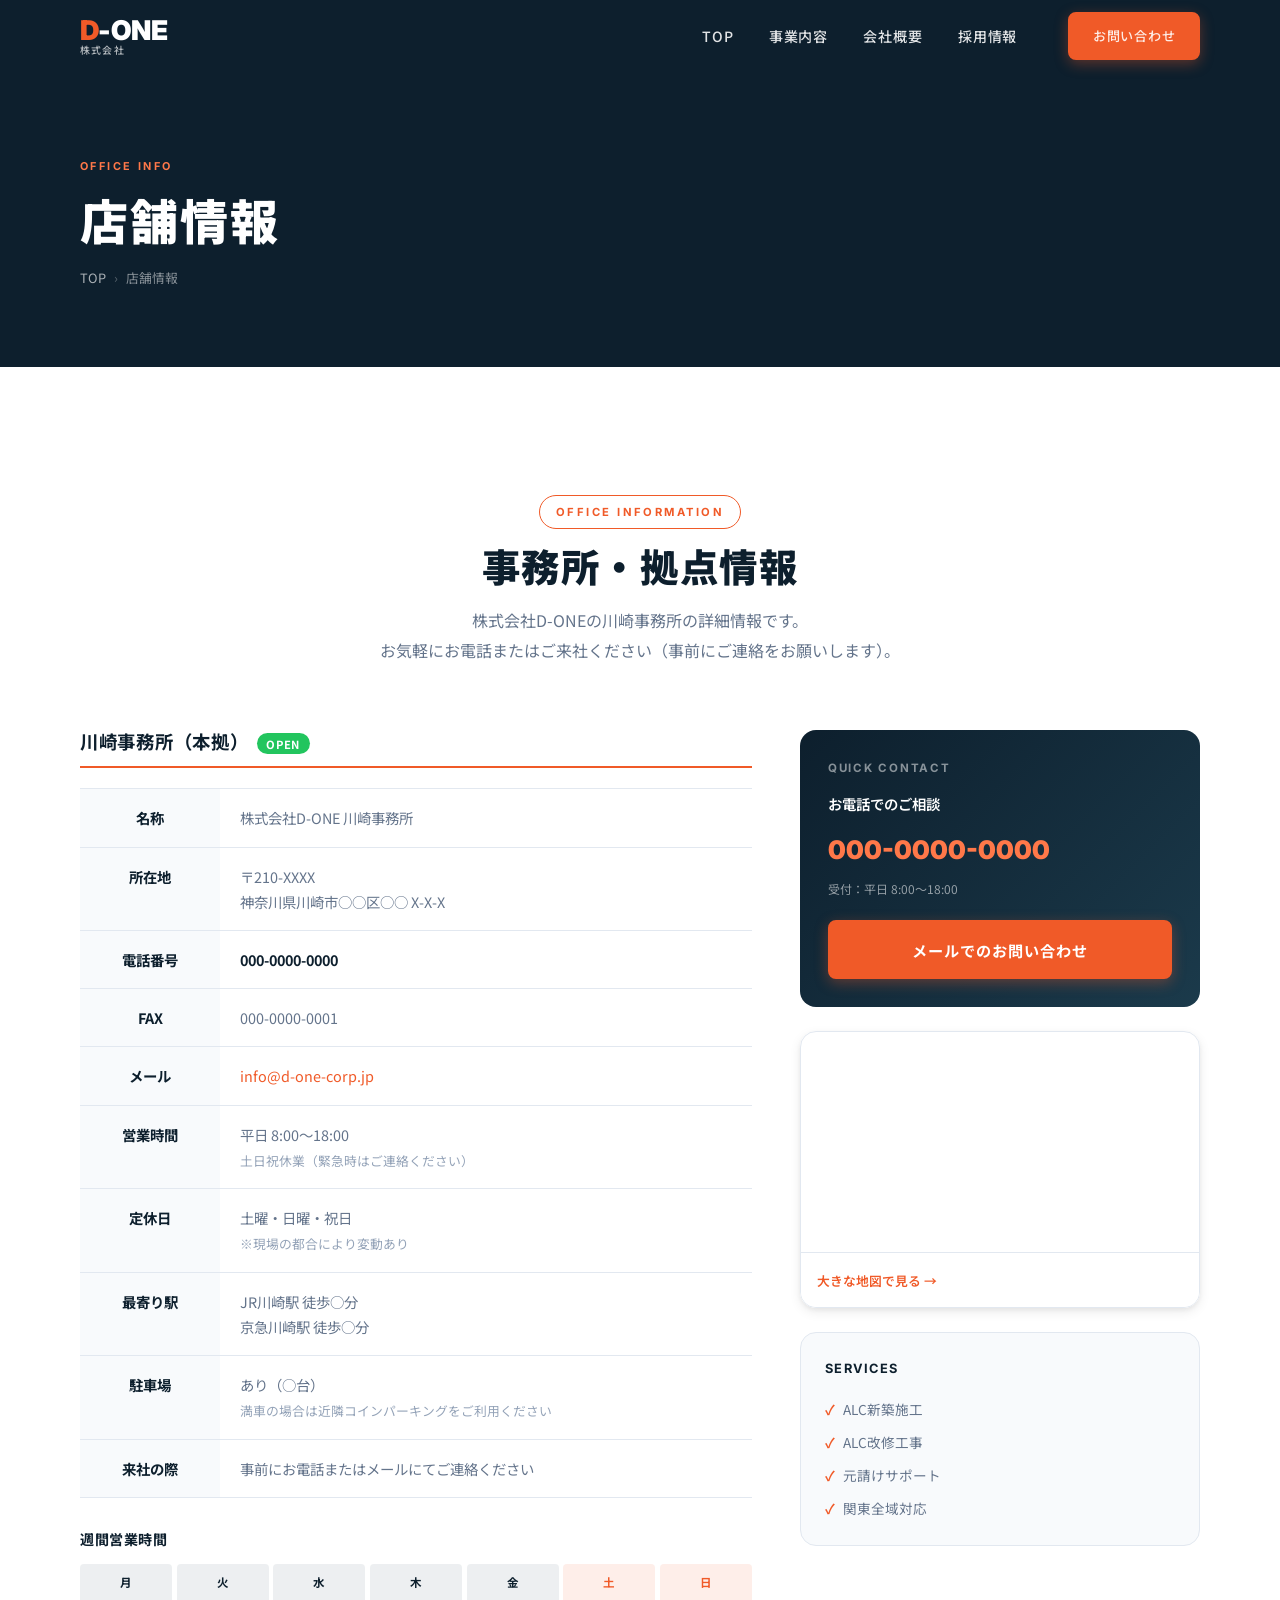
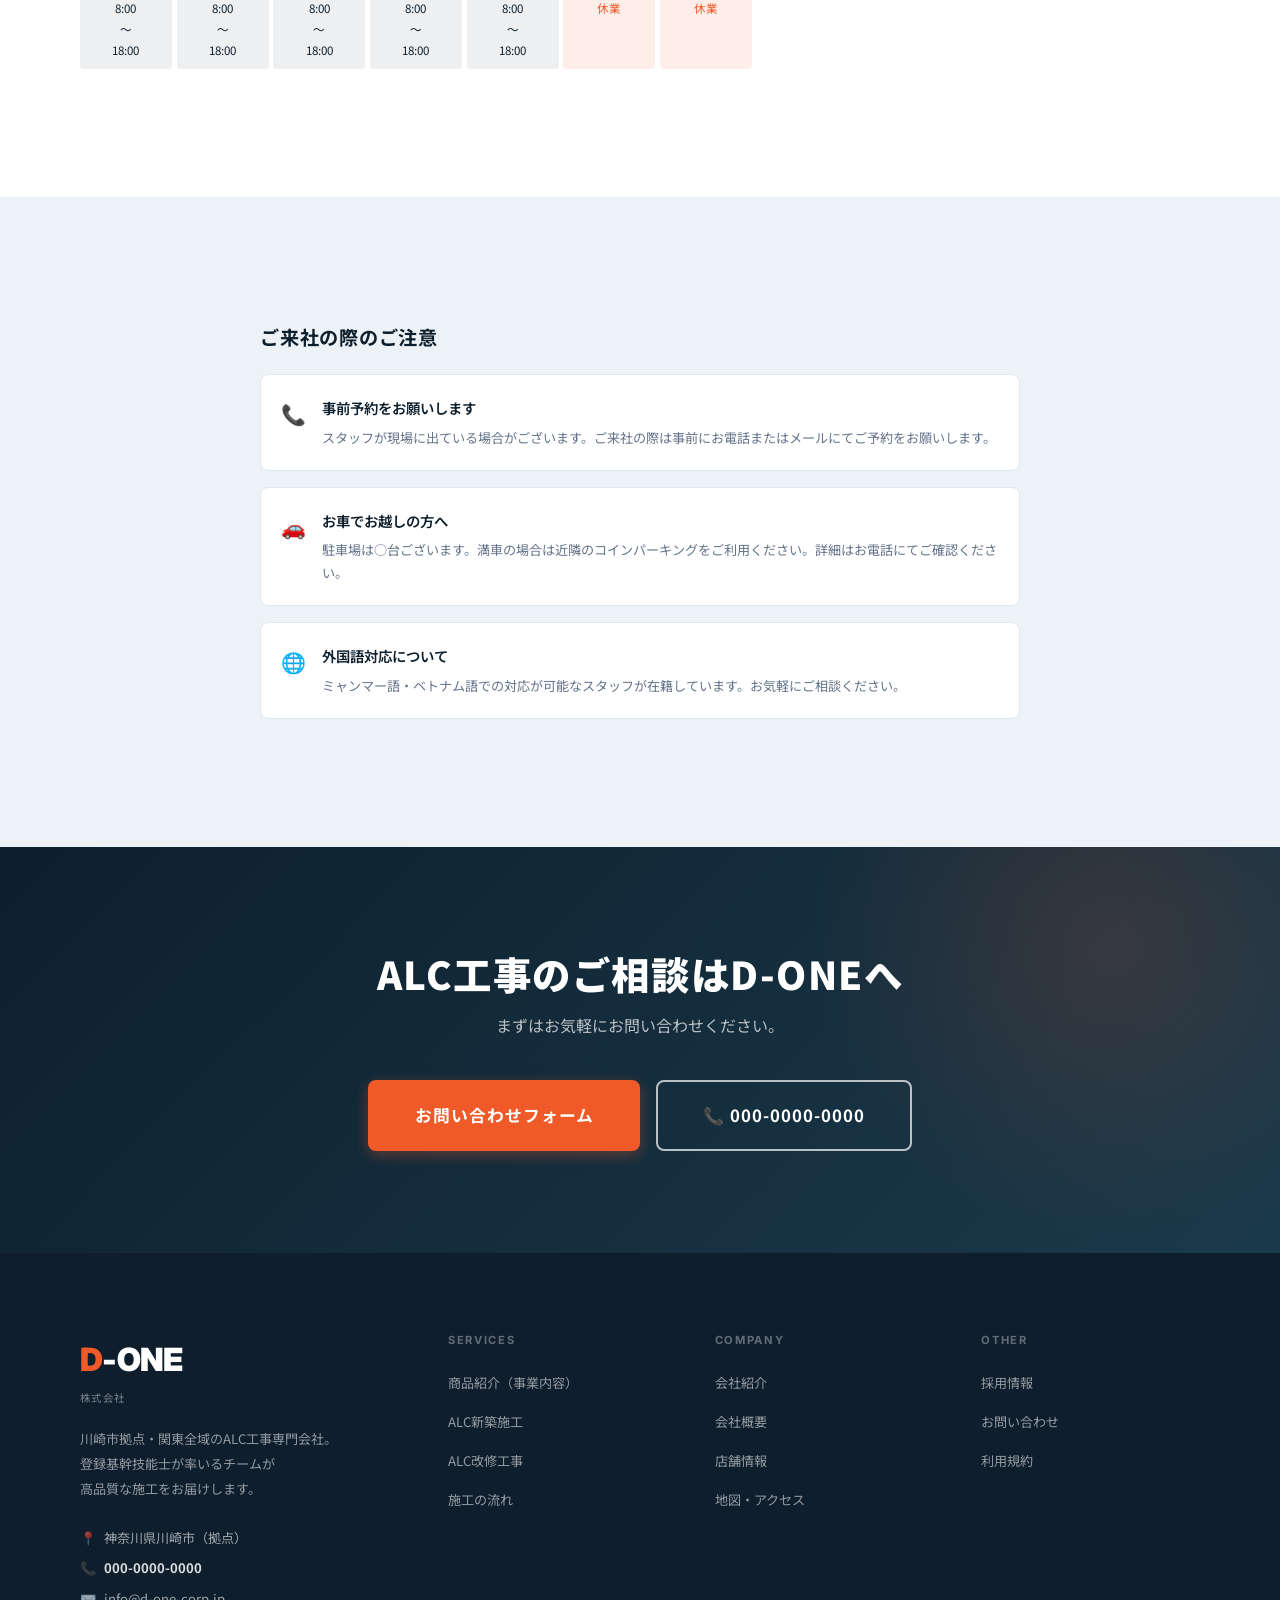
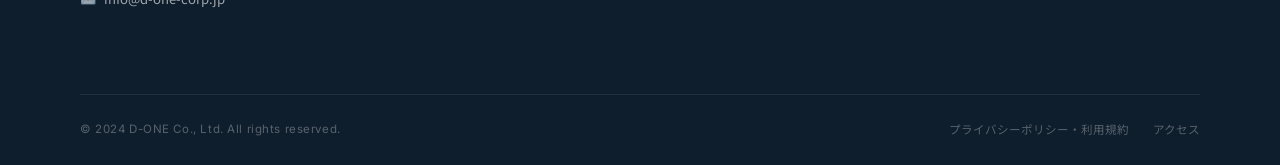
<file: store.html>
<!DOCTYPE html>
<html lang="ja">
<head>
  <meta charset="UTF-8">
  <meta name="viewport" content="width=device-width, initial-scale=1.0">
  <meta name="description" content="株式会社D-ONE 店舗情報｜神奈川県川崎市の事務所情報。営業時間・対応エリア・駐車場など。">
  <title>店舗情報｜株式会社D-ONE</title>
  <link rel="stylesheet" href="css/style.css">
  <link rel="icon" href="data:image/svg+xml,<svg xmlns='http://www.w3.org/2000/svg' viewBox='0 0 32 32'><rect width='32' height='32' rx='4' fill='%23F05A28'/><text x='4' y='24' font-family='Inter' font-weight='900' font-size='20' fill='white'>D</text></svg>">
  <style>
    .info-table { width: 100%; border-collapse: collapse; }
    .info-table tr { border-bottom: 1px solid var(--color-border); }
    .info-table tr:first-child { border-top: 1px solid var(--color-border); }
    .info-table th, .info-table td { padding: 1rem 1.25rem; font-size: .9rem; vertical-align: top; line-height: 1.75; }
    .info-table th { width: 140px; font-weight: 700; color: var(--color-primary-dark); background: var(--color-bg-light); white-space: nowrap; }
    .info-table td { color: var(--color-text-muted); }
    .open-badge { display: inline-block; background: #22c55e; color: #fff; font-size: .7rem; font-weight: 700; padding: .2rem .6rem; border-radius: var(--radius-full); margin-left: .5rem; vertical-align: middle; }
    .hours-grid { display: grid; grid-template-columns: repeat(7, 1fr); gap: .3rem; margin-top: 1rem; }
    .hour-cell { text-align: center; padding: .5rem .25rem; border-radius: var(--radius-sm); font-size: .72rem; }
    .hour-cell__day { font-weight: 700; margin-bottom: .25rem; }
    .hour-cell--open { background: rgba(27,58,75,.08); color: var(--color-primary-dark); }
    .hour-cell--close { background: var(--color-bg-section); color: var(--color-text-light); }
    .hour-cell--holiday { background: rgba(240,90,40,.1); color: var(--color-accent); }
  </style>
</head>
<body>

<!-- ========== NAVIGATION ========== -->
<nav class="site-nav site-nav--scrolled" role="navigation" aria-label="メインナビゲーション">
  <div class="nav-inner">
    <a href="index.html" class="nav-logo" aria-label="D-ONE トップページ">
      <span class="nav-logo__mark"><span class="mark-d">D</span>-ONE</span>
      <span class="nav-logo__sub">株式会社</span>
    </a>
    <ul class="nav-links" role="list">
      <li><a href="index.html"   class="nav-link">TOP</a></li>
      <li><a href="service.html" class="nav-link">事業内容</a></li>
      <li><a href="about.html"   class="nav-link">会社概要</a></li>
      <li><a href="recruit.html" class="nav-link">採用情報</a></li>
      <li><a href="contact.html" class="nav-link btn btn--primary nav-cta">お問い合わせ</a></li>
    </ul>
    <button class="nav-hamburger" aria-label="メニューを開く"><span></span><span></span><span></span></button>
  </div>
</nav>
<div class="nav-drawer" role="dialog" aria-label="モバイルメニュー" style="display:none; opacity:0;">
  <ul role="list">
    <li><a href="index.html"   class="nav-link">TOP</a></li>
    <li><a href="service.html" class="nav-link">事業内容</a></li>
    <li><a href="about.html"   class="nav-link">会社概要</a></li>
    <li><a href="recruit.html" class="nav-link">採用情報</a></li>
    <li><a href="contact.html" class="btn btn--primary">お問い合わせ</a></li>
  </ul>
</div>

<!-- ========== PAGE HERO ========== -->
<section class="page-hero">
  <div class="page-hero__bg" style="background-image: url('https://images.unsplash.com/photo-1560472355-536de3962603?w=1920&q=80&fit=crop');"></div>
  <div class="container page-hero__content">
    <div class="page-hero__label">OFFICE INFO</div>
    <h1 class="page-hero__title">店舗情報</h1>
    <nav class="breadcrumb" aria-label="パンくずリスト">
      <a href="index.html">TOP</a>
      <span class="breadcrumb-sep" aria-hidden="true">›</span>
      <span aria-current="page">店舗情報</span>
    </nav>
  </div>
</section>

<!-- ========== STORE INFO ========== -->
<section class="section">
  <div class="container">
    <div class="section-header">
      <span class="section-label">OFFICE INFORMATION</span>
      <h2 class="section-title">事務所・拠点情報</h2>
      <p class="section-desc">
        株式会社D-ONEの川崎事務所の詳細情報です。<br>
        お気軽にお電話またはご来社ください（事前にご連絡をお願いします）。
      </p>
    </div>

    <div style="display:grid; grid-template-columns:1fr 400px; gap:3rem; align-items:start;" class="reveal">

      <!-- Main info table -->
      <div>
        <h3 style="font-size:1.15rem; font-weight:700; color:var(--color-primary-dark); margin-bottom:1.25rem; padding-bottom:.75rem; border-bottom:2px solid var(--color-accent);">
          川崎事務所（本拠）<span class="open-badge" aria-label="営業中">OPEN</span>
        </h3>

        <table class="info-table">
          <tbody>
            <tr>
              <th scope="row">名称</th>
              <td>株式会社D-ONE 川崎事務所</td>
            </tr>
            <tr>
              <th scope="row">所在地</th>
              <td>〒210-XXXX<br>神奈川県川崎市○○区○○ X-X-X</td>
            </tr>
            <tr>
              <th scope="row">電話番号</th>
              <td><a href="tel:000-0000-0000" style="font-weight:700; color:var(--color-primary-dark);">000-0000-0000</a></td>
            </tr>
            <tr>
              <th scope="row">FAX</th>
              <td>000-0000-0001</td>
            </tr>
            <tr>
              <th scope="row">メール</th>
              <td><a href="mailto:info@d-one-corp.jp" style="color:var(--color-accent);">info@d-one-corp.jp</a></td>
            </tr>
            <tr>
              <th scope="row">営業時間</th>
              <td>平日 8:00〜18:00<br><span style="font-size:.8rem; color:var(--color-text-light);">土日祝休業（緊急時はご連絡ください）</span></td>
            </tr>
            <tr>
              <th scope="row">定休日</th>
              <td>土曜・日曜・祝日<br><span style="font-size:.8rem; color:var(--color-text-light);">※現場の都合により変動あり</span></td>
            </tr>
            <tr>
              <th scope="row">最寄り駅</th>
              <td>JR川崎駅 徒歩○分<br>京急川崎駅 徒歩○分</td>
            </tr>
            <tr>
              <th scope="row">駐車場</th>
              <td>あり（○台）<br><span style="font-size:.8rem; color:var(--color-text-light);">満車の場合は近隣コインパーキングをご利用ください</span></td>
            </tr>
            <tr>
              <th scope="row">来社の際</th>
              <td>事前にお電話またはメールにてご連絡ください</td>
            </tr>
          </tbody>
        </table>

        <!-- Hours grid -->
        <div style="margin-top:2rem;">
          <h4 style="font-size:.88rem; font-weight:700; color:var(--color-primary-dark); margin-bottom:.75rem;">週間営業時間</h4>
          <div class="hours-grid">
            <div class="hour-cell hour-cell--open">
              <div class="hour-cell__day">月</div>
              <div>8:00<br>〜<br>18:00</div>
            </div>
            <div class="hour-cell hour-cell--open">
              <div class="hour-cell__day">火</div>
              <div>8:00<br>〜<br>18:00</div>
            </div>
            <div class="hour-cell hour-cell--open">
              <div class="hour-cell__day">水</div>
              <div>8:00<br>〜<br>18:00</div>
            </div>
            <div class="hour-cell hour-cell--open">
              <div class="hour-cell__day">木</div>
              <div>8:00<br>〜<br>18:00</div>
            </div>
            <div class="hour-cell hour-cell--open">
              <div class="hour-cell__day">金</div>
              <div>8:00<br>〜<br>18:00</div>
            </div>
            <div class="hour-cell hour-cell--holiday">
              <div class="hour-cell__day">土</div>
              <div>休業</div>
            </div>
            <div class="hour-cell hour-cell--holiday">
              <div class="hour-cell__day">日</div>
              <div>休業</div>
            </div>
          </div>
        </div>
      </div>

      <!-- Sidebar -->
      <div style="display:flex; flex-direction:column; gap:1.5rem;">
        <!-- Quick contact -->
        <div style="background:linear-gradient(135deg,var(--color-primary-dark),var(--color-primary)); border-radius:var(--radius-lg); padding:1.75rem; color:#fff;">
          <div style="font-size:.72rem; font-weight:700; letter-spacing:.15em; color:rgba(255,255,255,.5); font-family:var(--font-en); margin-bottom:.75rem;">QUICK CONTACT</div>
          <div style="font-size:.9rem; font-weight:600; margin-bottom:.5rem;">お電話でのご相談</div>
          <a href="tel:000-0000-0000" style="font-family:var(--font-en); font-size:1.6rem; font-weight:900; color:var(--color-accent-light); display:block; margin-bottom:.3rem;">000-0000-0000</a>
          <div style="font-size:.75rem; color:rgba(255,255,255,.55); margin-bottom:1.25rem;">受付：平日 8:00〜18:00</div>
          <a href="contact.html" class="btn btn--primary w-full" style="text-align:center;">メールでのお問い合わせ</a>
        </div>

        <!-- Map mini -->
        <div style="border-radius:var(--radius-lg); overflow:hidden; border:1px solid var(--color-border); box-shadow:var(--shadow-md);">
          <iframe
            src="https://www.google.com/maps/embed?pb=!1m18!1m12!1m3!1d3244.7246631316894!2d139.6972!3d35.5309!2m3!1f0!2f0!3f0!3m2!1i1024!2i768!4f13.1!3m3!1m2!1s0x60185d9b0bbf3b8b%3A0x8b5f9a5f4a5c9c4a!2z5bKz5bed5biC!5e0!3m2!1sja!2sjp!4v1700000000000!5m2!1sja!2sjp"
            width="100%"
            height="220"
            style="border:0; display:block;"
            allowfullscreen=""
            loading="lazy"
            referrerpolicy="no-referrer-when-downgrade"
            title="D-ONE川崎事務所マップ"
          ></iframe>
          <div style="padding:.75rem 1rem; background:#fff; border-top:1px solid var(--color-border);">
            <a href="map.html" style="font-size:.8rem; color:var(--color-accent); font-weight:600;">大きな地図で見る →</a>
          </div>
        </div>

        <!-- Services available -->
        <div style="background:var(--color-bg-light); border:1px solid var(--color-border); border-radius:var(--radius-lg); padding:1.5rem;">
          <div style="font-size:.8rem; font-weight:700; color:var(--color-primary-dark); margin-bottom:1rem; font-family:var(--font-en); letter-spacing:.1em;">SERVICES</div>
          <ul style="display:flex; flex-direction:column; gap:.5rem;">
            <li style="display:flex; align-items:center; gap:.5rem; font-size:.85rem; color:var(--color-text-muted);">
              <span style="color:var(--color-accent); font-weight:700;">✓</span> ALC新築施工
            </li>
            <li style="display:flex; align-items:center; gap:.5rem; font-size:.85rem; color:var(--color-text-muted);">
              <span style="color:var(--color-accent); font-weight:700;">✓</span> ALC改修工事
            </li>
            <li style="display:flex; align-items:center; gap:.5rem; font-size:.85rem; color:var(--color-text-muted);">
              <span style="color:var(--color-accent); font-weight:700;">✓</span> 元請けサポート
            </li>
            <li style="display:flex; align-items:center; gap:.5rem; font-size:.85rem; color:var(--color-text-muted);">
              <span style="color:var(--color-accent); font-weight:700;">✓</span> 関東全域対応
            </li>
          </ul>
        </div>
      </div>
    </div>
  </div>
</section>

<!-- ========== NOTES ========== -->
<section class="section section--gray">
  <div class="container">
    <div style="max-width:760px; margin-inline:auto;" class="reveal">
      <h2 style="font-size:1.2rem; font-weight:700; color:var(--color-primary-dark); margin-bottom:1.5rem;">ご来社の際のご注意</h2>
      <div style="display:flex; flex-direction:column; gap:1rem;">
        <div style="display:flex; gap:1rem; align-items:flex-start; background:#fff; border:1px solid var(--color-border); border-radius:var(--radius-md); padding:1.25rem;">
          <span style="font-size:1.25rem; flex-shrink:0;" aria-hidden="true">📞</span>
          <div>
            <div style="font-weight:600; color:var(--color-primary-dark); margin-bottom:.3rem; font-size:.9rem;">事前予約をお願いします</div>
            <div style="font-size:.82rem; color:var(--color-text-muted); line-height:1.75;">スタッフが現場に出ている場合がございます。ご来社の際は事前にお電話またはメールにてご予約をお願いします。</div>
          </div>
        </div>
        <div style="display:flex; gap:1rem; align-items:flex-start; background:#fff; border:1px solid var(--color-border); border-radius:var(--radius-md); padding:1.25rem;">
          <span style="font-size:1.25rem; flex-shrink:0;" aria-hidden="true">🚗</span>
          <div>
            <div style="font-weight:600; color:var(--color-primary-dark); margin-bottom:.3rem; font-size:.9rem;">お車でお越しの方へ</div>
            <div style="font-size:.82rem; color:var(--color-text-muted); line-height:1.75;">駐車場は○台ございます。満車の場合は近隣のコインパーキングをご利用ください。詳細はお電話にてご確認ください。</div>
          </div>
        </div>
        <div style="display:flex; gap:1rem; align-items:flex-start; background:#fff; border:1px solid var(--color-border); border-radius:var(--radius-md); padding:1.25rem;">
          <span style="font-size:1.25rem; flex-shrink:0;" aria-hidden="true">🌐</span>
          <div>
            <div style="font-weight:600; color:var(--color-primary-dark); margin-bottom:.3rem; font-size:.9rem;">外国語対応について</div>
            <div style="font-size:.82rem; color:var(--color-text-muted); line-height:1.75;">ミャンマー語・ベトナム語での対応が可能なスタッフが在籍しています。お気軽にご相談ください。</div>
          </div>
        </div>
      </div>
    </div>
  </div>
</section>

<!-- ========== CTA ========== -->
<section class="cta-banner">
  <div class="container">
    <h2 class="cta-banner__title">ALC工事のご相談はD-ONEへ</h2>
    <p class="cta-banner__text">まずはお気軽にお問い合わせください。</p>
    <div class="cta-banner__buttons">
      <a href="contact.html" class="btn btn--primary btn--lg">お問い合わせフォーム</a>
      <a href="tel:000-0000-0000" class="btn btn--outline-white btn--lg">📞 000-0000-0000</a>
    </div>
  </div>
</section>

<!-- ========== FOOTER ========== -->
<footer class="site-footer" role="contentinfo">
  <div class="container">
    <div class="footer-top">
      <div class="footer-brand">
        <a href="index.html" class="footer-logo">
          <div class="footer-logo__mark"><span class="mark-d">D</span>-ONE</div>
          <span class="footer-logo__sub">株式会社</span>
        </a>
        <p class="footer-tagline">川崎市拠点・関東全域のALC工事専門会社。<br>登録基幹技能士が率いるチームが<br>高品質な施工をお届けします。</p>
        <div class="footer-contact-line"><span>📍</span><span>神奈川県川崎市（拠点）</span></div>
        <div class="footer-contact-line"><span>📞</span><span><strong>000-0000-0000</strong></span></div>
        <div class="footer-contact-line"><span>✉️</span><span>info@d-one-corp.jp</span></div>
      </div>
      <nav aria-label="サービス">
        <div class="footer-nav-title">SERVICES</div>
        <ul class="footer-nav-links" role="list">
          <li><a href="service.html" class="footer-nav-link">商品紹介（事業内容）</a></li>
          <li><a href="service.html#new-construction" class="footer-nav-link">ALC新築施工</a></li>
          <li><a href="service.html#renovation"       class="footer-nav-link">ALC改修工事</a></li>
          <li><a href="service.html#process"          class="footer-nav-link">施工の流れ</a></li>
        </ul>
      </nav>
      <nav aria-label="会社情報">
        <div class="footer-nav-title">COMPANY</div>
        <ul class="footer-nav-links" role="list">
          <li><a href="about.html"   class="footer-nav-link">会社紹介</a></li>
          <li><a href="company.html" class="footer-nav-link">会社概要</a></li>
          <li><a href="store.html"   class="footer-nav-link">店舗情報</a></li>
          <li><a href="map.html"     class="footer-nav-link">地図・アクセス</a></li>
        </ul>
      </nav>
      <nav aria-label="採用・その他">
        <div class="footer-nav-title">OTHER</div>
        <ul class="footer-nav-links" role="list">
          <li><a href="recruit.html" class="footer-nav-link">採用情報</a></li>
          <li><a href="contact.html" class="footer-nav-link">お問い合わせ</a></li>
          <li><a href="terms.html"   class="footer-nav-link">利用規約</a></li>
        </ul>
      </nav>
    </div>
    <div class="footer-bottom">
      <p class="footer-copyright">© 2024 D-ONE Co., Ltd. All rights reserved.</p>
      <div class="footer-legal">
        <a href="terms.html">プライバシーポリシー・利用規約</a>
        <a href="map.html">アクセス</a>
      </div>
    </div>
  </div>
</footer>

<script src="js/main.js"></script>
</body>
</html>
</file>
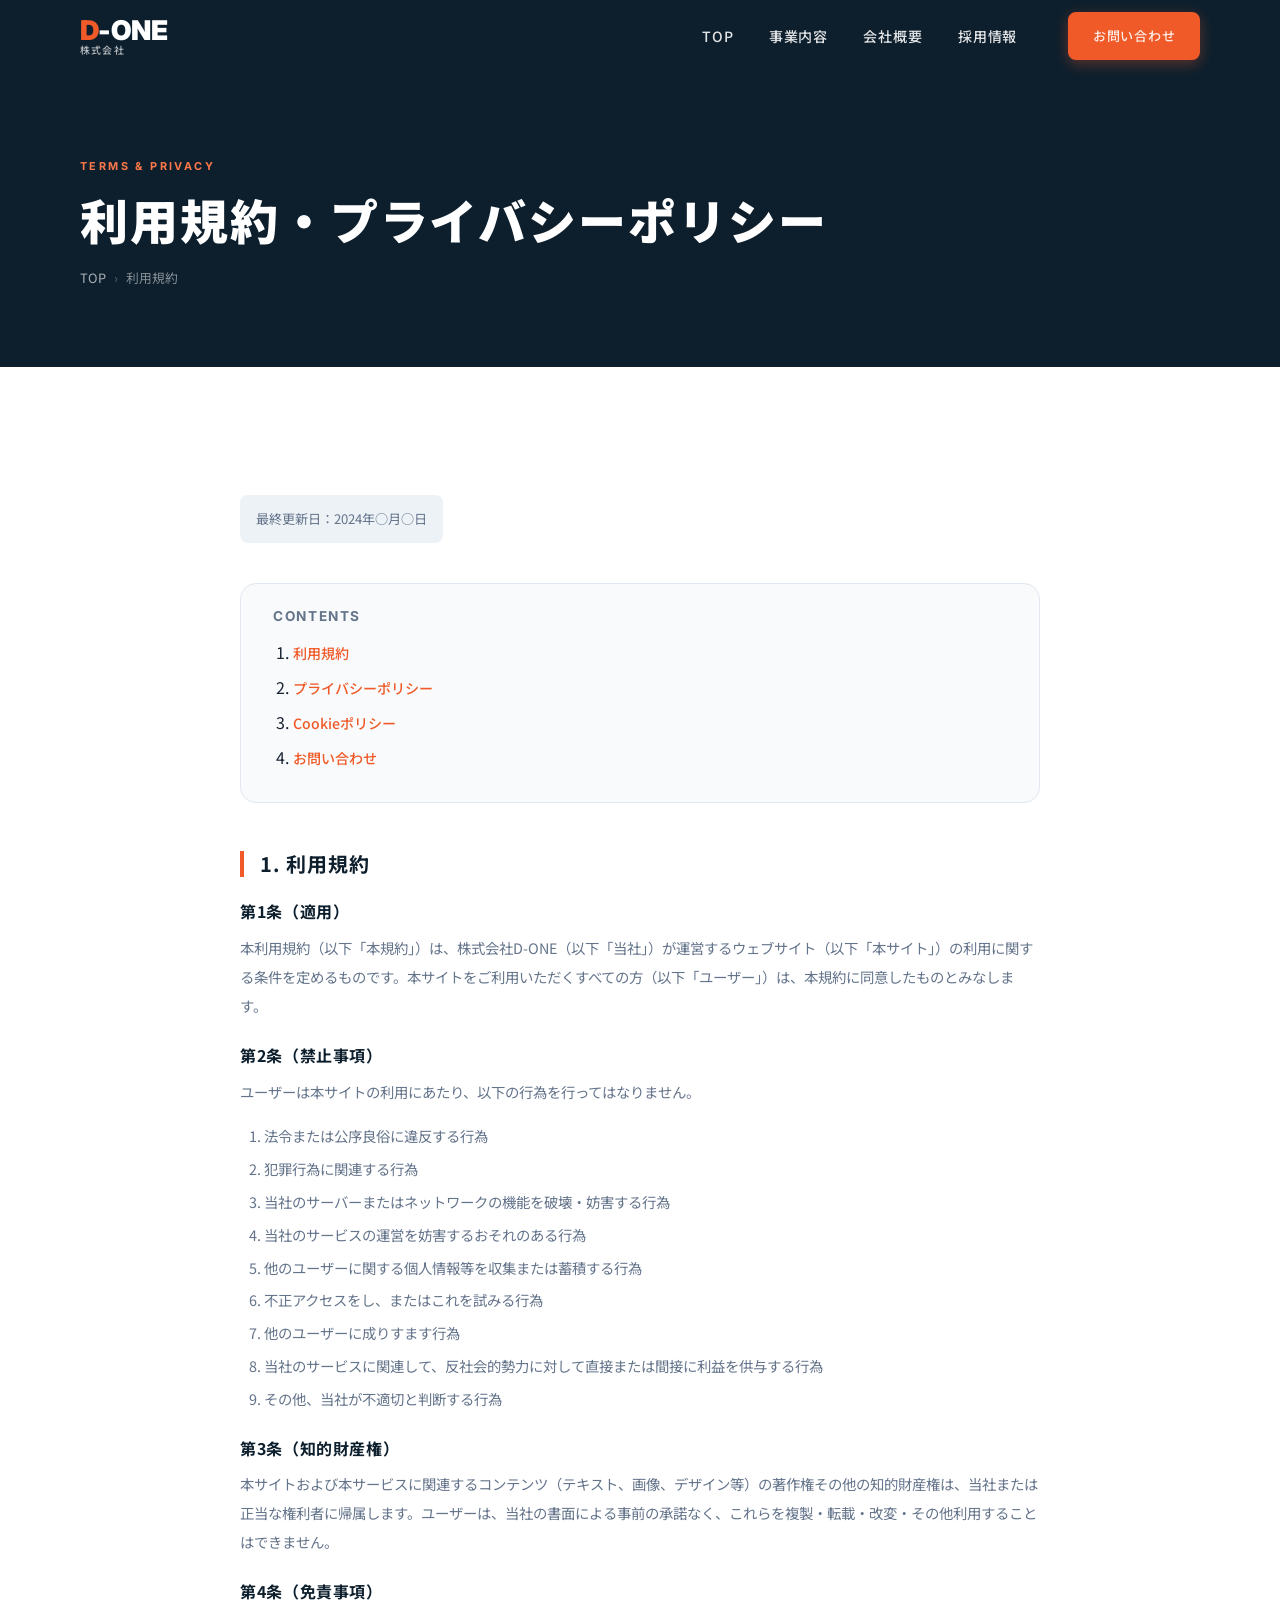
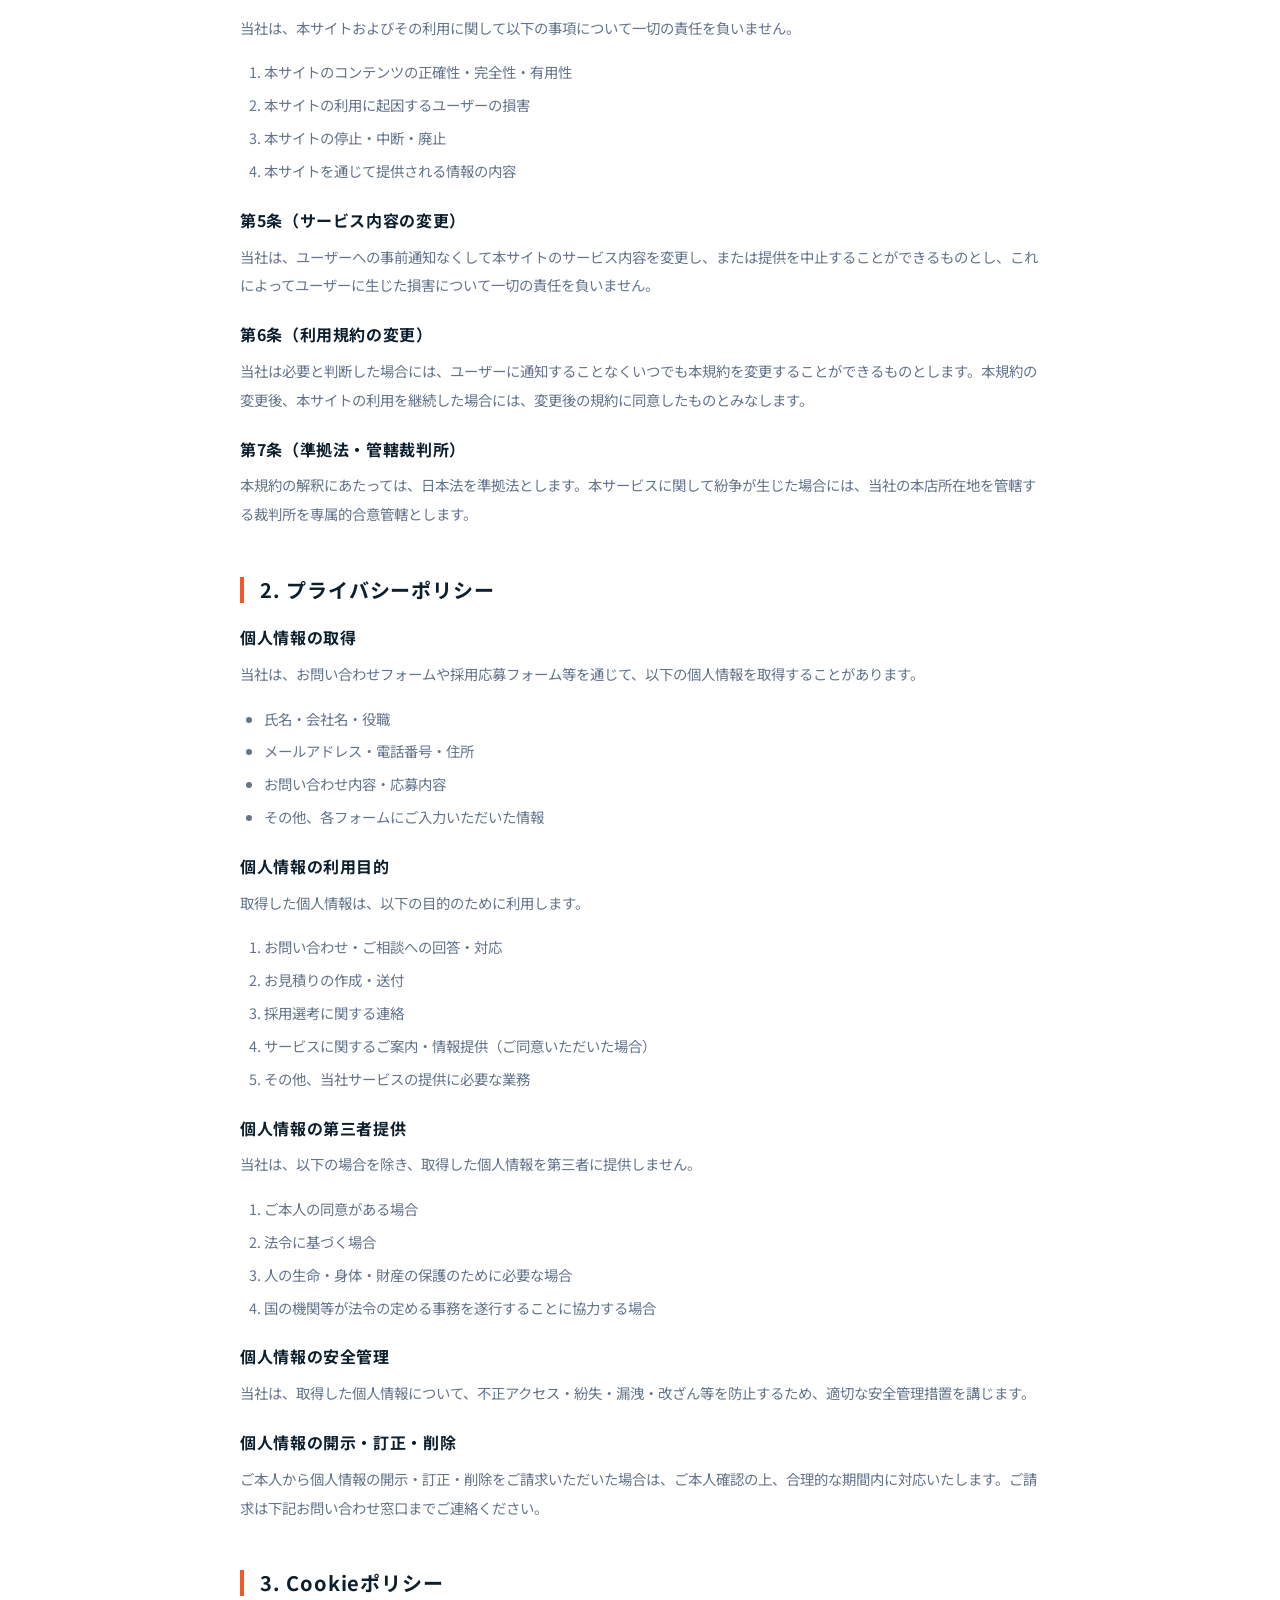
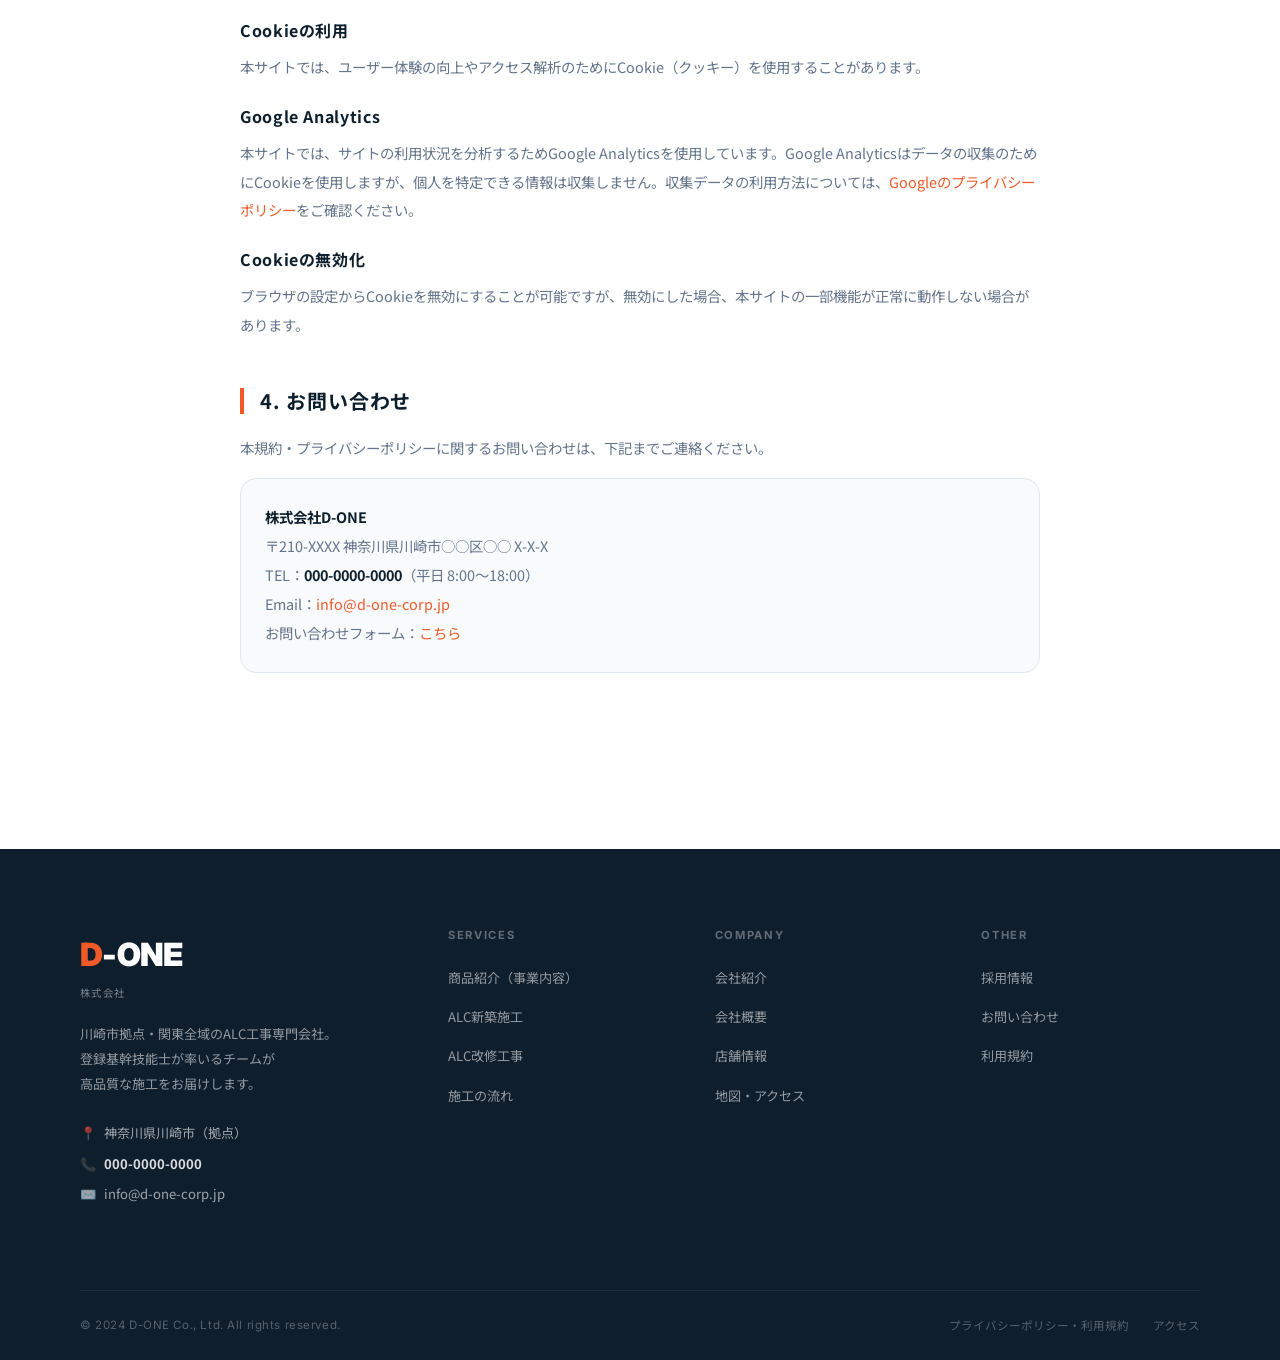
<file: terms.html>
<!DOCTYPE html>
<html lang="ja">
<head>
  <meta charset="UTF-8">
  <meta name="viewport" content="width=device-width, initial-scale=1.0">
  <meta name="description" content="株式会社D-ONE 利用規約・プライバシーポリシー">
  <title>利用規約・プライバシーポリシー｜株式会社D-ONE</title>
  <link rel="stylesheet" href="css/style.css">
  <link rel="icon" href="data:image/svg+xml,<svg xmlns='http://www.w3.org/2000/svg' viewBox='0 0 32 32'><rect width='32' height='32' rx='4' fill='%23F05A28'/><text x='4' y='24' font-family='Inter' font-weight='900' font-size='20' fill='white'>D</text></svg>">
  <style>
    .terms-body {
      max-width: 800px;
      margin-inline: auto;
    }
    .terms-section {
      margin-bottom: 3rem;
    }
    .terms-section h2 {
      font-size: 1.25rem;
      font-weight: 700;
      color: var(--color-primary-dark);
      border-left: 4px solid var(--color-accent);
      padding-left: 1rem;
      margin-bottom: 1.25rem;
    }
    .terms-section h3 {
      font-size: 1rem;
      font-weight: 700;
      color: var(--color-primary-dark);
      margin-bottom: .75rem;
      margin-top: 1.5rem;
    }
    .terms-section p {
      font-size: .9rem;
      color: var(--color-text-muted);
      line-height: 2;
      margin-bottom: 1rem;
    }
    .terms-section ol, .terms-section ul {
      padding-left: 1.5rem;
      margin-bottom: 1rem;
    }
    .terms-section li {
      font-size: .9rem;
      color: var(--color-text-muted);
      line-height: 2;
      margin-bottom: .25rem;
    }
    .terms-section ol { list-style: decimal; }
    .terms-section ul { list-style: disc; }
    .terms-toc {
      background: var(--color-bg-light);
      border: 1px solid var(--color-border);
      border-radius: var(--radius-lg);
      padding: 1.5rem 2rem;
      margin-bottom: 3rem;
    }
    .terms-toc h2 {
      font-size: .85rem;
      font-weight: 700;
      color: var(--color-text-muted);
      font-family: var(--font-en);
      letter-spacing: .12em;
      margin-bottom: .75rem;
      border: none;
      padding: 0;
    }
    .terms-toc ol { padding-left: 1.25rem; margin: 0; }
    .terms-toc li { margin-bottom: .35rem; }
    .terms-toc a { font-size: .88rem; color: var(--color-accent); font-weight: 500; }
    .terms-toc a:hover { text-decoration: underline; }
    .updated-date {
      font-size: .82rem;
      color: var(--color-text-muted);
      margin-bottom: 2.5rem;
      padding: .75rem 1rem;
      background: var(--color-bg-section);
      border-radius: var(--radius-md);
      display: inline-block;
    }
  </style>
</head>
<body>

<!-- ========== NAVIGATION ========== -->
<nav class="site-nav site-nav--scrolled" role="navigation" aria-label="メインナビゲーション">
  <div class="nav-inner">
    <a href="index.html" class="nav-logo" aria-label="D-ONE トップページ">
      <span class="nav-logo__mark"><span class="mark-d">D</span>-ONE</span>
      <span class="nav-logo__sub">株式会社</span>
    </a>
    <ul class="nav-links" role="list">
      <li><a href="index.html"   class="nav-link">TOP</a></li>
      <li><a href="service.html" class="nav-link">事業内容</a></li>
      <li><a href="about.html"   class="nav-link">会社概要</a></li>
      <li><a href="recruit.html" class="nav-link">採用情報</a></li>
      <li><a href="contact.html" class="nav-link btn btn--primary nav-cta">お問い合わせ</a></li>
    </ul>
    <button class="nav-hamburger" aria-label="メニューを開く"><span></span><span></span><span></span></button>
  </div>
</nav>
<div class="nav-drawer" role="dialog" aria-label="モバイルメニュー" style="display:none; opacity:0;">
  <ul role="list">
    <li><a href="index.html"   class="nav-link">TOP</a></li>
    <li><a href="service.html" class="nav-link">事業内容</a></li>
    <li><a href="about.html"   class="nav-link">会社概要</a></li>
    <li><a href="recruit.html" class="nav-link">採用情報</a></li>
    <li><a href="contact.html" class="btn btn--primary">お問い合わせ</a></li>
  </ul>
</div>

<!-- ========== PAGE HERO ========== -->
<section class="page-hero">
  <div class="container page-hero__content">
    <div class="page-hero__label">TERMS &amp; PRIVACY</div>
    <h1 class="page-hero__title">利用規約・プライバシーポリシー</h1>
    <nav class="breadcrumb" aria-label="パンくずリスト">
      <a href="index.html">TOP</a>
      <span class="breadcrumb-sep" aria-hidden="true">›</span>
      <span aria-current="page">利用規約</span>
    </nav>
  </div>
</section>

<!-- ========== TERMS CONTENT ========== -->
<section class="section">
  <div class="container">
    <div class="terms-body">
      <div class="updated-date">最終更新日：2024年○月○日</div>

      <!-- Table of Contents -->
      <div class="terms-toc reveal">
        <h2>CONTENTS</h2>
        <ol>
          <li><a href="#terms">利用規約</a></li>
          <li><a href="#privacy">プライバシーポリシー</a></li>
          <li><a href="#cookie">Cookieポリシー</a></li>
          <li><a href="#contact-info">お問い合わせ</a></li>
        </ol>
      </div>

      <!-- SECTION 1: 利用規約 -->
      <div class="terms-section reveal" id="terms">
        <h2>1. 利用規約</h2>

        <h3>第1条（適用）</h3>
        <p>本利用規約（以下「本規約」）は、株式会社D-ONE（以下「当社」）が運営するウェブサイト（以下「本サイト」）の利用に関する条件を定めるものです。本サイトをご利用いただくすべての方（以下「ユーザー」）は、本規約に同意したものとみなします。</p>

        <h3>第2条（禁止事項）</h3>
        <p>ユーザーは本サイトの利用にあたり、以下の行為を行ってはなりません。</p>
        <ol>
          <li>法令または公序良俗に違反する行為</li>
          <li>犯罪行為に関連する行為</li>
          <li>当社のサーバーまたはネットワークの機能を破壊・妨害する行為</li>
          <li>当社のサービスの運営を妨害するおそれのある行為</li>
          <li>他のユーザーに関する個人情報等を収集または蓄積する行為</li>
          <li>不正アクセスをし、またはこれを試みる行為</li>
          <li>他のユーザーに成りすます行為</li>
          <li>当社のサービスに関連して、反社会的勢力に対して直接または間接に利益を供与する行為</li>
          <li>その他、当社が不適切と判断する行為</li>
        </ol>

        <h3>第3条（知的財産権）</h3>
        <p>本サイトおよび本サービスに関連するコンテンツ（テキスト、画像、デザイン等）の著作権その他の知的財産権は、当社または正当な権利者に帰属します。ユーザーは、当社の書面による事前の承諾なく、これらを複製・転載・改変・その他利用することはできません。</p>

        <h3>第4条（免責事項）</h3>
        <p>当社は、本サイトおよびその利用に関して以下の事項について一切の責任を負いません。</p>
        <ol>
          <li>本サイトのコンテンツの正確性・完全性・有用性</li>
          <li>本サイトの利用に起因するユーザーの損害</li>
          <li>本サイトの停止・中断・廃止</li>
          <li>本サイトを通じて提供される情報の内容</li>
        </ol>

        <h3>第5条（サービス内容の変更）</h3>
        <p>当社は、ユーザーへの事前通知なくして本サイトのサービス内容を変更し、または提供を中止することができるものとし、これによってユーザーに生じた損害について一切の責任を負いません。</p>

        <h3>第6条（利用規約の変更）</h3>
        <p>当社は必要と判断した場合には、ユーザーに通知することなくいつでも本規約を変更することができるものとします。本規約の変更後、本サイトの利用を継続した場合には、変更後の規約に同意したものとみなします。</p>

        <h3>第7条（準拠法・管轄裁判所）</h3>
        <p>本規約の解釈にあたっては、日本法を準拠法とします。本サービスに関して紛争が生じた場合には、当社の本店所在地を管轄する裁判所を専属的合意管轄とします。</p>
      </div>

      <!-- SECTION 2: プライバシーポリシー -->
      <div class="terms-section reveal" id="privacy">
        <h2>2. プライバシーポリシー</h2>

        <h3>個人情報の取得</h3>
        <p>当社は、お問い合わせフォームや採用応募フォーム等を通じて、以下の個人情報を取得することがあります。</p>
        <ul>
          <li>氏名・会社名・役職</li>
          <li>メールアドレス・電話番号・住所</li>
          <li>お問い合わせ内容・応募内容</li>
          <li>その他、各フォームにご入力いただいた情報</li>
        </ul>

        <h3>個人情報の利用目的</h3>
        <p>取得した個人情報は、以下の目的のために利用します。</p>
        <ol>
          <li>お問い合わせ・ご相談への回答・対応</li>
          <li>お見積りの作成・送付</li>
          <li>採用選考に関する連絡</li>
          <li>サービスに関するご案内・情報提供（ご同意いただいた場合）</li>
          <li>その他、当社サービスの提供に必要な業務</li>
        </ol>

        <h3>個人情報の第三者提供</h3>
        <p>当社は、以下の場合を除き、取得した個人情報を第三者に提供しません。</p>
        <ol>
          <li>ご本人の同意がある場合</li>
          <li>法令に基づく場合</li>
          <li>人の生命・身体・財産の保護のために必要な場合</li>
          <li>国の機関等が法令の定める事務を遂行することに協力する場合</li>
        </ol>

        <h3>個人情報の安全管理</h3>
        <p>当社は、取得した個人情報について、不正アクセス・紛失・漏洩・改ざん等を防止するため、適切な安全管理措置を講じます。</p>

        <h3>個人情報の開示・訂正・削除</h3>
        <p>ご本人から個人情報の開示・訂正・削除をご請求いただいた場合は、ご本人確認の上、合理的な期間内に対応いたします。ご請求は下記お問い合わせ窓口までご連絡ください。</p>
      </div>

      <!-- SECTION 3: Cookieポリシー -->
      <div class="terms-section reveal" id="cookie">
        <h2>3. Cookieポリシー</h2>

        <h3>Cookieの利用</h3>
        <p>本サイトでは、ユーザー体験の向上やアクセス解析のためにCookie（クッキー）を使用することがあります。</p>

        <h3>Google Analytics</h3>
        <p>本サイトでは、サイトの利用状況を分析するためGoogle Analyticsを使用しています。Google Analyticsはデータの収集のためにCookieを使用しますが、個人を特定できる情報は収集しません。収集データの利用方法については、<a href="https://policies.google.com/privacy" target="_blank" rel="noopener" style="color:var(--color-accent);">Googleのプライバシーポリシー</a>をご確認ください。</p>

        <h3>Cookieの無効化</h3>
        <p>ブラウザの設定からCookieを無効にすることが可能ですが、無効にした場合、本サイトの一部機能が正常に動作しない場合があります。</p>
      </div>

      <!-- SECTION 4: お問い合わせ -->
      <div class="terms-section reveal" id="contact-info">
        <h2>4. お問い合わせ</h2>
        <p>本規約・プライバシーポリシーに関するお問い合わせは、下記までご連絡ください。</p>
        <div style="background:var(--color-bg-light); border:1px solid var(--color-border); border-radius:var(--radius-lg); padding:1.5rem; margin-top:.5rem;">
          <p style="margin:0; line-height:2;">
            <strong style="color:var(--color-primary-dark);">株式会社D-ONE</strong><br>
            〒210-XXXX 神奈川県川崎市○○区○○ X-X-X<br>
            TEL：<a href="tel:000-0000-0000" style="color:var(--color-primary-dark); font-weight:700;">000-0000-0000</a>（平日 8:00〜18:00）<br>
            Email：<a href="mailto:info@d-one-corp.jp" style="color:var(--color-accent);">info@d-one-corp.jp</a><br>
            お問い合わせフォーム：<a href="contact.html" style="color:var(--color-accent);">こちら</a>
          </p>
        </div>
      </div>

    </div><!-- /.terms-body -->
  </div>
</section>

<!-- ========== FOOTER ========== -->
<footer class="site-footer" role="contentinfo">
  <div class="container">
    <div class="footer-top">
      <div class="footer-brand">
        <a href="index.html" class="footer-logo">
          <div class="footer-logo__mark"><span class="mark-d">D</span>-ONE</div>
          <span class="footer-logo__sub">株式会社</span>
        </a>
        <p class="footer-tagline">川崎市拠点・関東全域のALC工事専門会社。<br>登録基幹技能士が率いるチームが<br>高品質な施工をお届けします。</p>
        <div class="footer-contact-line"><span>📍</span><span>神奈川県川崎市（拠点）</span></div>
        <div class="footer-contact-line"><span>📞</span><span><strong>000-0000-0000</strong></span></div>
        <div class="footer-contact-line"><span>✉️</span><span>info@d-one-corp.jp</span></div>
      </div>
      <nav aria-label="サービス">
        <div class="footer-nav-title">SERVICES</div>
        <ul class="footer-nav-links" role="list">
          <li><a href="service.html" class="footer-nav-link">商品紹介（事業内容）</a></li>
          <li><a href="service.html#new-construction" class="footer-nav-link">ALC新築施工</a></li>
          <li><a href="service.html#renovation"       class="footer-nav-link">ALC改修工事</a></li>
          <li><a href="service.html#process"          class="footer-nav-link">施工の流れ</a></li>
        </ul>
      </nav>
      <nav aria-label="会社情報">
        <div class="footer-nav-title">COMPANY</div>
        <ul class="footer-nav-links" role="list">
          <li><a href="about.html"   class="footer-nav-link">会社紹介</a></li>
          <li><a href="company.html" class="footer-nav-link">会社概要</a></li>
          <li><a href="store.html"   class="footer-nav-link">店舗情報</a></li>
          <li><a href="map.html"     class="footer-nav-link">地図・アクセス</a></li>
        </ul>
      </nav>
      <nav aria-label="採用・その他">
        <div class="footer-nav-title">OTHER</div>
        <ul class="footer-nav-links" role="list">
          <li><a href="recruit.html" class="footer-nav-link">採用情報</a></li>
          <li><a href="contact.html" class="footer-nav-link">お問い合わせ</a></li>
          <li><a href="terms.html"   class="footer-nav-link">利用規約</a></li>
        </ul>
      </nav>
    </div>
    <div class="footer-bottom">
      <p class="footer-copyright">© 2024 D-ONE Co., Ltd. All rights reserved.</p>
      <div class="footer-legal">
        <a href="terms.html">プライバシーポリシー・利用規約</a>
        <a href="map.html">アクセス</a>
      </div>
    </div>
  </div>
</footer>

<script src="js/main.js"></script>
</body>
</html>
</file>
<file: css/style.css>
/* ============================================================
   株式会社D-ONE — Main Stylesheet
   ============================================================ */

@import url('https://fonts.googleapis.com/css2?family=Noto+Sans+JP:wght@300;400;500;700;900&family=Inter:wght@300;400;500;600;700;800;900&display=swap');

/* ----------------------------------------
   CSS Custom Properties
   ---------------------------------------- */
:root {
  --color-primary:       #1B3A4B;
  --color-primary-dark:  #0D1F2D;
  --color-primary-light: #2A5470;
  --color-accent:        #F05A28;
  --color-accent-dark:   #D44A1A;
  --color-accent-light:  #FF7849;
  --color-dark:          #0F1E2D;
  --color-text:          #1A2332;
  --color-text-muted:    #64748B;
  --color-text-light:    #94A3B8;
  --color-bg:            #FFFFFF;
  --color-bg-light:      #F8FAFC;
  --color-bg-section:    #EDF2F7;
  --color-border:        #E2E8F0;
  --color-white:         #FFFFFF;

  --font-ja: 'Noto Sans JP', 'Hiragino Sans', 'Yu Gothic', sans-serif;
  --font-en: 'Inter', sans-serif;

  --nav-height: 72px;

  --container-max:     1200px;
  --container-padding: clamp(1rem, 4vw, 2.5rem);

  --radius-sm:  4px;
  --radius-md:  8px;
  --radius-lg:  16px;
  --radius-xl:  24px;
  --radius-full: 9999px;

  --shadow-sm:  0 1px 3px rgba(0,0,0,.10), 0 1px 2px rgba(0,0,0,.06);
  --shadow-md:  0 4px 12px rgba(0,0,0,.08), 0 2px 4px rgba(0,0,0,.05);
  --shadow-lg:  0 10px 28px rgba(0,0,0,.12), 0 4px 10px rgba(0,0,0,.06);
  --shadow-xl:  0 24px 48px rgba(0,0,0,.16);

  --transition: all .3s cubic-bezier(.4,0,.2,1);

  --section-py: clamp(5rem, 10vw, 9rem);
}

/* ----------------------------------------
   Reset & Base
   ---------------------------------------- */
*, *::before, *::after { box-sizing: border-box; margin: 0; padding: 0; }

html {
  font-size: 16px;
  scroll-behavior: smooth;
  -webkit-text-size-adjust: 100%;
}

body {
  font-family: var(--font-ja);
  font-weight: 400;
  color: var(--color-text);
  background: var(--color-bg);
  line-height: 1.85;
  -webkit-font-smoothing: antialiased;
  overflow-x: hidden;
}

img { max-width: 100%; height: auto; display: block; }
a   { color: inherit; text-decoration: none; }
ul  { list-style: none; }
button { cursor: pointer; font-family: inherit; border: none; background: none; }

/* ----------------------------------------
   Typography Scale
   ---------------------------------------- */
h1, h2, h3, h4, h5 { font-family: var(--font-ja); font-weight: 700; line-height: 1.3; letter-spacing: .04em; }

.h-display { font-size: clamp(2.8rem, 6vw, 5.2rem); font-weight: 900; }
.h1 { font-size: clamp(2.2rem, 4.5vw, 3.8rem); }
.h2 { font-size: clamp(1.7rem, 3vw, 2.6rem); }
.h3 { font-size: clamp(1.2rem, 2vw, 1.6rem); }
.h4 { font-size: 1.1rem; }

.text-en {
  font-family: var(--font-en);
  letter-spacing: .08em;
}

/* ----------------------------------------
   Layout
   ---------------------------------------- */
.container {
  width: 100%;
  max-width: var(--container-max);
  margin-inline: auto;
  padding-inline: var(--container-padding);
}

.section { padding-block: var(--section-py); }
.section--light { background: var(--color-bg-light); }
.section--gray  { background: var(--color-bg-section); }
.section--dark  { background: var(--color-primary-dark); color: var(--color-white); }
.section--accent { background: var(--color-accent); color: var(--color-white); }

.grid-2 { display: grid; grid-template-columns: repeat(2, 1fr); gap: 2rem; }
.grid-3 { display: grid; grid-template-columns: repeat(3, 1fr); gap: 2rem; }
.grid-4 { display: grid; grid-template-columns: repeat(4, 1fr); gap: 2rem; }

/* ----------------------------------------
   Section Header
   ---------------------------------------- */
.section-header { text-align: center; margin-bottom: clamp(2.5rem, 5vw, 4rem); }

.section-label {
  display: inline-block;
  font-family: var(--font-en);
  font-size: .7rem;
  font-weight: 700;
  letter-spacing: .22em;
  text-transform: uppercase;
  color: var(--color-accent);
  margin-bottom: .75rem;
  padding: .35rem 1rem;
  border: 1.5px solid var(--color-accent);
  border-radius: var(--radius-full);
}

.section--dark .section-label {
  color: var(--color-accent-light);
  border-color: var(--color-accent-light);
}

.section-title {
  font-size: clamp(1.7rem, 3vw, 2.5rem);
  font-weight: 900;
  color: var(--color-primary-dark);
  margin-bottom: 1rem;
  line-height: 1.25;
}

.section--dark .section-title { color: var(--color-white); }

.section-desc {
  font-size: 1rem;
  color: var(--color-text-muted);
  max-width: 560px;
  margin-inline: auto;
  line-height: 1.9;
}

.section--dark .section-desc { color: rgba(255,255,255,.72); }

/* ----------------------------------------
   Buttons
   ---------------------------------------- */
.btn {
  display: inline-flex;
  align-items: center;
  justify-content: center;
  gap: .5rem;
  font-family: var(--font-ja);
  font-size: .95rem;
  font-weight: 700;
  letter-spacing: .06em;
  padding: .85rem 2.2rem;
  border-radius: var(--radius-md);
  border: 2px solid transparent;
  transition: var(--transition);
  white-space: nowrap;
  cursor: pointer;
  text-decoration: none;
}

.btn--primary {
  background: var(--color-accent);
  color: var(--color-white);
  border-color: var(--color-accent);
  box-shadow: 0 4px 14px rgba(240,90,40,.35);
}
.btn--primary:hover {
  background: var(--color-accent-dark);
  border-color: var(--color-accent-dark);
  transform: translateY(-2px);
  box-shadow: 0 8px 20px rgba(240,90,40,.40);
}

.btn--secondary {
  background: var(--color-primary);
  color: var(--color-white);
  border-color: var(--color-primary);
}
.btn--secondary:hover {
  background: var(--color-primary-light);
  border-color: var(--color-primary-light);
  transform: translateY(-2px);
}

.btn--outline {
  background: transparent;
  color: var(--color-primary);
  border-color: var(--color-primary);
}
.btn--outline:hover {
  background: var(--color-primary);
  color: var(--color-white);
  transform: translateY(-2px);
}

.btn--outline-white {
  background: transparent;
  color: var(--color-white);
  border-color: rgba(255,255,255,.7);
}
.btn--outline-white:hover {
  background: rgba(255,255,255,.15);
  border-color: var(--color-white);
}

.btn--lg { padding: 1.1rem 2.8rem; font-size: 1.05rem; }
.btn--sm { padding: .6rem 1.5rem; font-size: .85rem; }

.btn svg, .btn .btn-icon { width: 1.1em; height: 1.1em; flex-shrink: 0; }

/* ----------------------------------------
   Navigation
   ---------------------------------------- */
.site-nav {
  position: fixed;
  top: 0; left: 0; right: 0;
  z-index: 1000;
  height: var(--nav-height);
  display: flex;
  align-items: center;
  transition: background .35s ease, box-shadow .35s ease;
}

.site-nav--transparent { background: transparent; }

.site-nav--scrolled {
  background: var(--color-white);
  box-shadow: 0 2px 16px rgba(0,0,0,.1);
}

.nav-inner {
  width: 100%;
  max-width: var(--container-max);
  margin-inline: auto;
  padding-inline: var(--container-padding);
  display: flex;
  align-items: center;
  justify-content: space-between;
}

/* Logo */
.nav-logo {
  display: flex;
  flex-direction: column;
  line-height: 1;
  text-decoration: none;
}

.nav-logo__mark {
  font-family: var(--font-en);
  font-size: 1.7rem;
  font-weight: 900;
  letter-spacing: -.02em;
  color: var(--color-white);
  transition: color .3s;
}
.nav-logo__mark .mark-d { color: var(--color-accent); }

.site-nav--scrolled .nav-logo__mark { color: var(--color-primary-dark); }

.nav-logo__sub {
  font-size: .62rem;
  font-weight: 500;
  letter-spacing: .12em;
  color: rgba(255,255,255,.7);
  transition: color .3s;
}
.site-nav--scrolled .nav-logo__sub { color: var(--color-text-muted); }

/* Nav links */
.nav-links {
  display: flex;
  align-items: center;
  gap: 2.2rem;
}

.nav-link {
  font-size: .88rem;
  font-weight: 500;
  letter-spacing: .06em;
  color: rgba(255,255,255,.88);
  text-decoration: none;
  position: relative;
  transition: color .25s;
  padding-bottom: 2px;
}

.nav-link::after {
  content: '';
  position: absolute;
  bottom: -2px; left: 0; right: 100%;
  height: 2px;
  background: var(--color-accent);
  transition: right .3s ease;
}

.nav-link:hover { color: var(--color-white); }
.nav-link:hover::after { right: 0; }

.site-nav--scrolled .nav-link { color: var(--color-text-muted); }
.site-nav--scrolled .nav-link:hover { color: var(--color-primary-dark); }
.site-nav--scrolled .nav-cta { color: var(--color-white); }

.nav-cta {
  margin-left: 1rem;
  font-size: .82rem;
  padding: .6rem 1.4rem;
}

/* Dropdown */
.nav-item { position: relative; }

.nav-dropdown {
  position: absolute;
  top: calc(100% + 12px);
  left: 50%;
  transform: translateX(-50%);
  min-width: 180px;
  background: var(--color-white);
  border: 1px solid var(--color-border);
  border-radius: var(--radius-md);
  box-shadow: var(--shadow-xl);
  padding: .5rem 0;
  opacity: 0;
  visibility: hidden;
  transition: opacity .2s ease, transform .2s ease, visibility .2s;
  transform: translateX(-50%) translateY(-6px);
  z-index: 1100;
  pointer-events: none;
}

.nav-item:hover .nav-dropdown,
.nav-item:focus-within .nav-dropdown {
  opacity: 1;
  visibility: visible;
  transform: translateX(-50%) translateY(0);
  pointer-events: auto;
}

.nav-dropdown::before {
  content: '';
  position: absolute;
  top: -6px;
  left: 50%;
  transform: translateX(-50%);
  border-left: 6px solid transparent;
  border-right: 6px solid transparent;
  border-bottom: 6px solid var(--color-white);
}

.nav-dropdown-link {
  display: block;
  padding: .6rem 1.25rem;
  font-size: .82rem;
  font-weight: 500;
  color: var(--color-text);
  white-space: nowrap;
  transition: background .15s, color .15s;
}

.nav-dropdown-link:hover {
  background: var(--color-bg-light);
  color: var(--color-accent);
}

.nav-link-arrow {
  font-size: .6rem;
  margin-left: .2rem;
  vertical-align: middle;
  opacity: .6;
}

/* Hamburger */
.nav-hamburger {
  display: none;
  flex-direction: column;
  justify-content: center;
  gap: 5px;
  width: 36px;
  height: 36px;
  padding: 4px;
  background: none;
  border: none;
  cursor: pointer;
  z-index: 1100;
}

.nav-hamburger span {
  display: block;
  height: 2px;
  background: var(--color-white);
  border-radius: 2px;
  transition: var(--transition);
  transform-origin: center;
}

.site-nav--scrolled .nav-hamburger span { background: var(--color-primary-dark); }

.nav-hamburger.is-open span:nth-child(1) { transform: translateY(7px) rotate(45deg); }
.nav-hamburger.is-open span:nth-child(2) { opacity: 0; }
.nav-hamburger.is-open span:nth-child(3) { transform: translateY(-7px) rotate(-45deg); }

/* Mobile drawer */
.nav-drawer {
  display: none;
  position: fixed;
  inset: 0;
  z-index: 999;
  background: var(--color-primary-dark);
  flex-direction: column;
  align-items: center;
  justify-content: center;
  gap: 2.5rem;
  opacity: 0;
  transition: opacity .3s ease;
}

.nav-drawer.is-open {
  opacity: 1;
}

.nav-drawer .nav-link {
  font-size: 1.4rem;
  font-weight: 700;
  color: var(--color-white);
  letter-spacing: .1em;
}
.nav-drawer .nav-link::after { display: none; }

/* ----------------------------------------
   Hero Section (Top Page)
   ---------------------------------------- */
.hero {
  position: relative;
  height: 100vh;
  min-height: 640px;
  display: flex;
  align-items: center;
  overflow: hidden;
}

.hero__bg {
  position: absolute;
  inset: 0;
  background-size: cover;
  background-position: center;
  transform: scale(1.05);
  transition: transform 8s ease;
}

.hero--loaded .hero__bg { transform: scale(1); }

.hero__overlay {
  position: absolute;
  inset: 0;
  background: linear-gradient(
    135deg,
    rgba(13,31,45,.92) 0%,
    rgba(13,31,45,.70) 60%,
    rgba(13,31,45,.40) 100%
  );
}

.hero__content {
  position: relative;
  z-index: 2;
  padding-top: var(--nav-height);
  max-width: 750px;
}

.hero__badge {
  display: inline-flex;
  align-items: center;
  gap: .5rem;
  font-family: var(--font-en);
  font-size: .7rem;
  font-weight: 700;
  letter-spacing: .2em;
  text-transform: uppercase;
  color: var(--color-accent-light);
  border: 1.5px solid rgba(240,90,40,.5);
  padding: .4rem 1rem;
  border-radius: var(--radius-full);
  margin-bottom: 1.5rem;
  animation: fadeSlideUp .8s ease .1s both;
}

.hero__title {
  font-size: clamp(2.4rem, 5.5vw, 4.4rem);
  font-weight: 900;
  color: var(--color-white);
  line-height: 1.18;
  letter-spacing: .04em;
  margin-bottom: 1.5rem;
  animation: fadeSlideUp .8s ease .25s both;
}

.hero__title-accent { color: var(--color-accent-light); }

.hero__subtitle {
  font-size: clamp(.95rem, 1.8vw, 1.1rem);
  color: rgba(255,255,255,.78);
  line-height: 2;
  margin-bottom: 2.5rem;
  animation: fadeSlideUp .8s ease .4s both;
}

.hero__cta {
  display: flex;
  flex-wrap: wrap;
  gap: 1rem;
  animation: fadeSlideUp .8s ease .55s both;
}

.hero__scroll {
  position: absolute;
  bottom: 2.5rem;
  left: 50%;
  transform: translateX(-50%);
  display: flex;
  flex-direction: column;
  align-items: center;
  gap: .5rem;
  z-index: 2;
  animation: fadeSlideUp .8s ease 1s both;
}

.hero__scroll-text {
  font-family: var(--font-en);
  font-size: .62rem;
  font-weight: 700;
  letter-spacing: .2em;
  color: rgba(255,255,255,.55);
}

.hero__scroll-line {
  width: 1px;
  height: 48px;
  background: linear-gradient(to bottom, rgba(255,255,255,.5), transparent);
  animation: scrollPulse 2s ease-in-out infinite;
}

/* Page Hero (inner pages) */
.page-hero {
  position: relative;
  padding-top: calc(var(--nav-height) + clamp(3rem, 6vw, 5rem));
  padding-bottom: clamp(3rem, 6vw, 5rem);
  background: var(--color-primary-dark);
  overflow: hidden;
}

.page-hero__bg {
  position: absolute;
  inset: 0;
  background-size: cover;
  background-position: center;
  opacity: .25;
}

.page-hero__content {
  position: relative;
  z-index: 2;
}

.page-hero__label {
  display: inline-block;
  font-family: var(--font-en);
  font-size: .68rem;
  font-weight: 700;
  letter-spacing: .22em;
  color: var(--color-accent-light);
  margin-bottom: .75rem;
}

.page-hero__title {
  font-size: clamp(1.8rem, 4vw, 3rem);
  font-weight: 900;
  color: var(--color-white);
  margin-bottom: 1rem;
}

.breadcrumb {
  display: flex;
  align-items: center;
  gap: .5rem;
  font-size: .8rem;
  color: rgba(255,255,255,.5);
}

.breadcrumb a { color: rgba(255,255,255,.65); transition: color .2s; }
.breadcrumb a:hover { color: var(--color-white); }
.breadcrumb-sep { color: rgba(255,255,255,.3); }

/* ----------------------------------------
   Stats Bar
   ---------------------------------------- */
.stats-bar {
  background: var(--color-primary-dark);
  padding-block: clamp(2.5rem, 5vw, 4rem);
}

.stats-grid {
  display: grid;
  grid-template-columns: repeat(4, 1fr);
  gap: 0;
}

.stat-item {
  text-align: center;
  padding: 1.5rem;
  border-right: 1px solid rgba(255,255,255,.1);
}
.stat-item:last-child { border-right: none; }

.stat-number {
  font-family: var(--font-en);
  font-size: clamp(2.2rem, 4vw, 3.5rem);
  font-weight: 900;
  color: var(--color-accent);
  line-height: 1;
  margin-bottom: .4rem;
}

.stat-unit {
  font-size: .9rem;
  font-weight: 700;
  color: var(--color-white);
  margin-left: .2rem;
}

.stat-label {
  font-size: .78rem;
  color: rgba(255,255,255,.55);
  letter-spacing: .06em;
}

/* ----------------------------------------
   Strength Cards
   ---------------------------------------- */
.strengths-grid {
  display: grid;
  grid-template-columns: repeat(2, 1fr);
  gap: 1.5rem;
}

.strength-card {
  background: var(--color-white);
  border: 1px solid var(--color-border);
  border-radius: var(--radius-lg);
  padding: clamp(1.5rem, 3vw, 2.5rem);
  display: flex;
  gap: 1.25rem;
  align-items: flex-start;
  transition: var(--transition);
  box-shadow: var(--shadow-sm);
  position: relative;
  overflow: hidden;
}

.strength-card::before {
  content: '';
  position: absolute;
  left: 0; top: 0; bottom: 0;
  width: 4px;
  background: var(--color-accent);
  transform: scaleY(0);
  transform-origin: bottom;
  transition: transform .35s ease;
}

.strength-card:hover { box-shadow: var(--shadow-lg); transform: translateY(-4px); }
.strength-card:hover::before { transform: scaleY(1); }

.strength-card__icon {
  flex-shrink: 0;
  width: 56px;
  height: 56px;
  background: linear-gradient(135deg, var(--color-accent) 0%, var(--color-accent-light) 100%);
  border-radius: var(--radius-md);
  display: flex;
  align-items: center;
  justify-content: center;
  font-size: 1.5rem;
}

.strength-card__body { flex: 1; }

.strength-card__num {
  font-family: var(--font-en);
  font-size: .65rem;
  font-weight: 700;
  letter-spacing: .15em;
  color: var(--color-accent);
  margin-bottom: .3rem;
}

.strength-card__title {
  font-size: 1rem;
  font-weight: 700;
  color: var(--color-primary-dark);
  margin-bottom: .6rem;
  line-height: 1.4;
}

.strength-card__text {
  font-size: .875rem;
  color: var(--color-text-muted);
  line-height: 1.85;
}

/* ----------------------------------------
   Service Cards
   ---------------------------------------- */
.service-cards {
  display: grid;
  grid-template-columns: repeat(3, 1fr);
  gap: 1.5rem;
}

.service-card {
  background: var(--color-white);
  border-radius: var(--radius-lg);
  overflow: hidden;
  box-shadow: var(--shadow-sm);
  transition: var(--transition);
  border: 1px solid var(--color-border);
}

.service-card:hover { box-shadow: var(--shadow-lg); transform: translateY(-6px); }

.service-card__img {
  width: 100%;
  height: 220px;
  object-fit: cover;
  transition: transform .5s ease;
}
.service-card:hover .service-card__img { transform: scale(1.04); }

.service-card__img-wrap {
  overflow: hidden;
  position: relative;
}

.service-card__tag {
  position: absolute;
  top: 1rem;
  left: 1rem;
  background: var(--color-accent);
  color: var(--color-white);
  font-size: .68rem;
  font-weight: 700;
  letter-spacing: .1em;
  padding: .3rem .8rem;
  border-radius: var(--radius-full);
}

.service-card__body {
  padding: 1.5rem;
}

.service-card__title {
  font-size: 1.1rem;
  font-weight: 700;
  color: var(--color-primary-dark);
  margin-bottom: .75rem;
}

.service-card__text {
  font-size: .875rem;
  color: var(--color-text-muted);
  line-height: 1.85;
  margin-bottom: 1.25rem;
}

.service-card__link {
  display: inline-flex;
  align-items: center;
  gap: .4rem;
  font-size: .85rem;
  font-weight: 700;
  color: var(--color-accent);
  transition: gap .2s;
}
.service-card__link:hover { gap: .75rem; }
.service-card__link-arrow { font-size: 1rem; }

/* ----------------------------------------
   Service Detail (service page)
   ---------------------------------------- */
.service-detail {
  display: grid;
  grid-template-columns: 1fr 1fr;
  gap: clamp(2.5rem, 5vw, 5rem);
  align-items: center;
}

.service-detail--reverse { direction: rtl; }
.service-detail--reverse > * { direction: ltr; }

.service-detail__img-wrap {
  position: relative;
  border-radius: var(--radius-xl);
  overflow: hidden;
  aspect-ratio: 4/3;
}

.service-detail__img {
  width: 100%;
  height: 100%;
  object-fit: cover;
  transition: transform .6s ease;
}
.service-detail__img-wrap:hover .service-detail__img { transform: scale(1.04); }

.service-detail__accent-box {
  position: absolute;
  bottom: -1rem; right: -1rem;
  width: 120px; height: 120px;
  background: var(--color-accent);
  border-radius: var(--radius-lg);
  opacity: .18;
}

.service-detail__label {
  font-family: var(--font-en);
  font-size: .68rem;
  font-weight: 700;
  letter-spacing: .2em;
  color: var(--color-accent);
  margin-bottom: .75rem;
}

.service-detail__title {
  font-size: clamp(1.4rem, 2.5vw, 2rem);
  font-weight: 900;
  color: var(--color-primary-dark);
  margin-bottom: 1rem;
  line-height: 1.3;
}

.service-detail__text {
  font-size: .95rem;
  color: var(--color-text-muted);
  line-height: 2;
  margin-bottom: 1.5rem;
}

.service-detail__features {
  display: flex;
  flex-direction: column;
  gap: .6rem;
}

.service-feature {
  display: flex;
  align-items: flex-start;
  gap: .6rem;
  font-size: .9rem;
  color: var(--color-text);
  line-height: 1.6;
}

.service-feature__icon {
  flex-shrink: 0;
  width: 20px; height: 20px;
  background: var(--color-accent);
  border-radius: 50%;
  display: flex;
  align-items: center;
  justify-content: center;
  color: white;
  font-size: .65rem;
  margin-top: .1rem;
}

/* ----------------------------------------
   Process Steps
   ---------------------------------------- */
.process-steps {
  display: grid;
  grid-template-columns: repeat(6, 1fr);
  gap: 0;
  position: relative;
}

.process-steps::before {
  content: '';
  position: absolute;
  top: 28px;
  left: 8.33%;
  right: 8.33%;
  height: 2px;
  background: var(--color-border);
}

.process-step {
  display: flex;
  flex-direction: column;
  align-items: center;
  text-align: center;
  padding: 0 .5rem;
  position: relative;
  z-index: 1;
}

.process-step__num {
  width: 56px; height: 56px;
  background: var(--color-primary-dark);
  color: var(--color-white);
  border-radius: 50%;
  display: flex;
  align-items: center;
  justify-content: center;
  font-family: var(--font-en);
  font-size: .75rem;
  font-weight: 700;
  letter-spacing: .05em;
  margin-bottom: 1rem;
  border: 3px solid var(--color-bg);
  box-shadow: var(--shadow-md);
  transition: var(--transition);
}

.process-step:hover .process-step__num {
  background: var(--color-accent);
  transform: scale(1.1);
}

.process-step__title {
  font-size: .8rem;
  font-weight: 700;
  color: var(--color-primary-dark);
  margin-bottom: .3rem;
  line-height: 1.4;
}

.process-step__desc {
  font-size: .72rem;
  color: var(--color-text-muted);
  line-height: 1.6;
}

.section--dark .process-steps::before  { background: rgba(255,255,255,.18); }
.section--dark .process-step__num      { border-color: rgba(255,255,255,.15); }
.section--dark .process-step__title    { color: var(--color-white); }
.section--dark .process-step__desc     { color: rgba(255,255,255,.60); }

/* ----------------------------------------
   About Section
   ---------------------------------------- */
.about-split {
  display: grid;
  grid-template-columns: 1fr 1fr;
  gap: clamp(3rem, 6vw, 6rem);
  align-items: center;
}

.about-img-wrap {
  position: relative;
  border-radius: var(--radius-xl);
  overflow: hidden;
  aspect-ratio: 4/5;
}

.about-img {
  width: 100%; height: 100%;
  object-fit: cover;
}

.about-img-badge {
  position: absolute;
  bottom: 1.5rem;
  right: 1.5rem;
  background: var(--color-accent);
  color: var(--color-white);
  padding: 1rem 1.5rem;
  border-radius: var(--radius-lg);
  text-align: center;
  box-shadow: var(--shadow-lg);
}

.about-img-badge__num {
  font-family: var(--font-en);
  font-size: 2.2rem;
  font-weight: 900;
  line-height: 1;
  margin-bottom: .2rem;
}

.about-img-badge__label {
  font-size: .72rem;
  font-weight: 500;
  opacity: .9;
}

.about-content__label {
  font-family: var(--font-en);
  font-size: .68rem;
  font-weight: 700;
  letter-spacing: .2em;
  color: var(--color-accent);
  margin-bottom: .75rem;
}

.about-content__title {
  font-size: clamp(1.5rem, 2.8vw, 2.2rem);
  font-weight: 900;
  color: var(--color-primary-dark);
  line-height: 1.35;
  margin-bottom: 1.25rem;
}

.about-content__text {
  font-size: .95rem;
  color: var(--color-text-muted);
  line-height: 2;
  margin-bottom: 2rem;
}

.about-highlights {
  display: flex;
  flex-direction: column;
  gap: .75rem;
  margin-bottom: 2rem;
}

.about-highlight {
  display: flex;
  align-items: center;
  gap: 1rem;
  padding: .85rem 1.2rem;
  background: var(--color-bg-light);
  border-radius: var(--radius-md);
  border-left: 3px solid var(--color-accent);
}

.about-highlight__icon { font-size: 1.2rem; }
.about-highlight__text { font-size: .88rem; font-weight: 500; color: var(--color-text); }

/* ----------------------------------------
   Recruit Teaser
   ---------------------------------------- */
.recruit-teaser {
  display: grid;
  grid-template-columns: 1fr 1fr;
  gap: clamp(2.5rem, 5vw, 5rem);
  align-items: center;
}

.recruit-teaser__content {}

.recruit-teaser__img-wrap {
  position: relative;
  border-radius: var(--radius-xl);
  overflow: hidden;
  aspect-ratio: 3/2;
}

.recruit-teaser__img {
  width: 100%;
  height: 100%;
  object-fit: cover;
  transition: transform .6s ease;
}
.recruit-teaser__img-wrap:hover .recruit-teaser__img { transform: scale(1.04); }

/* ----------------------------------------
   CTA Banner
   ---------------------------------------- */
.cta-banner {
  background: linear-gradient(135deg, var(--color-primary-dark) 0%, var(--color-primary) 100%);
  padding-block: clamp(4rem, 8vw, 7rem);
  text-align: center;
  position: relative;
  overflow: hidden;
}

.cta-banner::before {
  content: '';
  position: absolute;
  top: -50%; right: -10%;
  width: 600px; height: 600px;
  background: radial-gradient(circle, rgba(240,90,40,.15) 0%, transparent 70%);
}

.cta-banner__title {
  font-size: clamp(1.6rem, 3vw, 2.5rem);
  font-weight: 900;
  color: var(--color-white);
  margin-bottom: .75rem;
  position: relative;
  z-index: 1;
}

.cta-banner__text {
  font-size: 1rem;
  color: rgba(255,255,255,.7);
  margin-bottom: 2.5rem;
  position: relative;
  z-index: 1;
}

.cta-banner__buttons {
  display: flex;
  justify-content: center;
  flex-wrap: wrap;
  gap: 1rem;
  position: relative;
  z-index: 1;
}

.cta-banner__tel {
  display: inline-flex;
  align-items: center;
  gap: .6rem;
  color: var(--color-white);
  font-size: 1rem;
  font-weight: 500;
  margin-top: 1.5rem;
  opacity: .75;
}

/* ----------------------------------------
   Company Table
   ---------------------------------------- */
.company-table {
  width: 100%;
  border-collapse: collapse;
}

.company-table tr {
  border-bottom: 1px solid var(--color-border);
}

.company-table tr:first-child { border-top: 1px solid var(--color-border); }

.company-table th,
.company-table td {
  padding: 1.1rem 1.5rem;
  text-align: left;
  font-size: .9rem;
  line-height: 1.7;
  vertical-align: top;
}

.company-table th {
  width: 180px;
  font-weight: 700;
  color: var(--color-primary-dark);
  background: var(--color-bg-light);
  white-space: nowrap;
}

.company-table td { color: var(--color-text-muted); }

/* ----------------------------------------
   Representative Section
   ---------------------------------------- */
.rep-section {
  display: grid;
  grid-template-columns: 300px 1fr;
  gap: clamp(2.5rem, 5vw, 5rem);
  align-items: start;
}

.rep-img-wrap {
  position: relative;
}

.rep-img {
  width: 100%;
  aspect-ratio: 3/4;
  object-fit: cover;
  border-radius: var(--radius-xl);
}

.rep-name-badge {
  position: absolute;
  bottom: -1.2rem;
  left: 50%;
  transform: translateX(-50%);
  background: var(--color-white);
  border: 2px solid var(--color-border);
  border-radius: var(--radius-lg);
  padding: .75rem 1.5rem;
  text-align: center;
  box-shadow: var(--shadow-md);
  white-space: nowrap;
}

.rep-name {
  font-size: 1rem;
  font-weight: 700;
  color: var(--color-primary-dark);
}

.rep-title {
  font-size: .72rem;
  color: var(--color-text-muted);
  margin-top: .2rem;
}

.rep-content {
  padding-top: 1rem;
}

.rep-content__label {
  font-family: var(--font-en);
  font-size: .68rem;
  font-weight: 700;
  letter-spacing: .2em;
  color: var(--color-accent);
  margin-bottom: .75rem;
}

.rep-content__title {
  font-size: clamp(1.3rem, 2.5vw, 1.8rem);
  font-weight: 900;
  color: var(--color-primary-dark);
  margin-bottom: 1.5rem;
  line-height: 1.4;
}

.rep-content__text {
  font-size: .95rem;
  color: var(--color-text-muted);
  line-height: 2.1;
}

.rep-content__text p + p { margin-top: 1.2rem; }

.rep-cert {
  margin-top: 2rem;
  display: flex;
  align-items: center;
  gap: .75rem;
  padding: 1rem 1.25rem;
  background: var(--color-bg-section);
  border-radius: var(--radius-md);
  border-left: 3px solid var(--color-accent);
}

.rep-cert__icon { font-size: 1.4rem; }
.rep-cert__text { font-size: .85rem; font-weight: 600; color: var(--color-primary-dark); }
.rep-cert__sub  { font-size: .75rem; color: var(--color-text-muted); }

/* ----------------------------------------
   Team Cards
   ---------------------------------------- */
.team-grid {
  display: grid;
  grid-template-columns: repeat(4, 1fr);
  gap: 1.5rem;
}

.team-card {
  background: var(--color-white);
  border-radius: var(--radius-lg);
  overflow: hidden;
  box-shadow: var(--shadow-sm);
  border: 1px solid var(--color-border);
  text-align: center;
  transition: var(--transition);
}

.team-card:hover { box-shadow: var(--shadow-lg); transform: translateY(-4px); }

.team-card__img-wrap {
  width: 100%;
  aspect-ratio: 1;
  overflow: hidden;
}

.team-card__img {
  width: 100%;
  height: 100%;
  object-fit: cover;
  transition: transform .5s ease;
}
.team-card:hover .team-card__img { transform: scale(1.06); }

.team-card__body { padding: 1.25rem 1rem; }

.team-card__flag { font-size: 1.1rem; margin-bottom: .3rem; }
.team-card__name { font-size: .95rem; font-weight: 700; color: var(--color-primary-dark); }
.team-card__role { font-size: .75rem; color: var(--color-text-muted); margin-top: .25rem; }

/* ----------------------------------------
   Contact Form
   ---------------------------------------- */
.contact-layout {
  display: grid;
  grid-template-columns: 1fr 420px;
  gap: clamp(3rem, 6vw, 6rem);
  align-items: start;
}

.contact-info__card {
  background: var(--color-white);
  border: 1px solid var(--color-border);
  border-radius: var(--radius-lg);
  padding: 2rem;
  box-shadow: var(--shadow-sm);
  margin-bottom: 1.5rem;
}

.contact-info__title {
  font-size: .8rem;
  font-weight: 700;
  color: var(--color-text-muted);
  letter-spacing: .1em;
  text-transform: uppercase;
  margin-bottom: 1rem;
  font-family: var(--font-en);
}

.contact-info__tel {
  font-family: var(--font-en);
  font-size: 1.7rem;
  font-weight: 900;
  color: var(--color-primary-dark);
  letter-spacing: .03em;
}

.contact-info__note {
  font-size: .78rem;
  color: var(--color-text-muted);
  margin-top: .3rem;
}

.contact-info__address { font-size: .88rem; color: var(--color-text); line-height: 1.85; }

.form-group {
  margin-bottom: 1.5rem;
}

.form-label {
  display: block;
  font-size: .85rem;
  font-weight: 600;
  color: var(--color-text);
  margin-bottom: .5rem;
  letter-spacing: .04em;
}

.form-label--required::after {
  content: '必須';
  display: inline-block;
  font-size: .65rem;
  font-weight: 700;
  color: var(--color-white);
  background: var(--color-accent);
  padding: .15rem .5rem;
  border-radius: var(--radius-sm);
  margin-left: .5rem;
  letter-spacing: .05em;
  vertical-align: middle;
}

.form-control {
  width: 100%;
  padding: .85rem 1.1rem;
  border: 1.5px solid var(--color-border);
  border-radius: var(--radius-md);
  font-family: var(--font-ja);
  font-size: .9rem;
  color: var(--color-text);
  background: var(--color-white);
  transition: border-color .2s, box-shadow .2s;
  appearance: none;
}

.form-control:focus {
  outline: none;
  border-color: var(--color-primary);
  box-shadow: 0 0 0 3px rgba(27,58,75,.12);
}

.form-control::placeholder { color: var(--color-text-light); }

textarea.form-control {
  resize: vertical;
  min-height: 140px;
  line-height: 1.75;
}

select.form-control {
  background-image: url("data:image/svg+xml,%3Csvg xmlns='http://www.w3.org/2000/svg' viewBox='0 0 16 16'%3E%3Cpath fill='%2364748B' d='M8 10.5L3 5.5h10z'/%3E%3C/svg%3E");
  background-repeat: no-repeat;
  background-position: right .75rem center;
  background-size: 16px;
  padding-right: 2.5rem;
}

.form-grid-2 {
  display: grid;
  grid-template-columns: 1fr 1fr;
  gap: 1rem;
}

.form-check {
  display: flex;
  align-items: flex-start;
  gap: .65rem;
  font-size: .85rem;
  color: var(--color-text-muted);
  cursor: pointer;
  line-height: 1.6;
}

.form-check input[type="checkbox"] {
  width: 18px; height: 18px;
  margin-top: .15rem;
  flex-shrink: 0;
  accent-color: var(--color-accent);
}

.form-check a { color: var(--color-accent); text-decoration: underline; }

.form-submit { width: 100%; padding: 1rem; font-size: 1rem; margin-top: .5rem; }

.form-success {
  display: none;
  text-align: center;
  padding: 3rem 2rem;
}

.form-success__icon { font-size: 3rem; margin-bottom: 1rem; }
.form-success__title { font-size: 1.3rem; font-weight: 700; color: var(--color-primary-dark); margin-bottom: .75rem; }
.form-success__text { font-size: .9rem; color: var(--color-text-muted); line-height: 1.8; }

/* ----------------------------------------
   Map
   ---------------------------------------- */
.map-wrap {
  width: 100%;
  height: 420px;
  border-radius: var(--radius-xl);
  overflow: hidden;
  border: 1px solid var(--color-border);
  box-shadow: var(--shadow-md);
}

.map-wrap iframe { width: 100%; height: 100%; border: none; }

/* ----------------------------------------
   Recruit Job Cards
   ---------------------------------------- */
.recruit-jobs {
  display: grid;
  grid-template-columns: repeat(2, 1fr);
  gap: 1.5rem;
}

.job-card {
  background: var(--color-white);
  border: 1px solid var(--color-border);
  border-radius: var(--radius-lg);
  padding: clamp(1.5rem, 3vw, 2.5rem);
  box-shadow: var(--shadow-sm);
  transition: var(--transition);
  position: relative;
}

.job-card:hover { box-shadow: var(--shadow-lg); transform: translateY(-4px); }

.job-card__badge {
  display: inline-block;
  font-size: .68rem;
  font-weight: 700;
  letter-spacing: .1em;
  color: var(--color-white);
  background: var(--color-accent);
  padding: .3rem .8rem;
  border-radius: var(--radius-full);
  margin-bottom: 1rem;
}

.job-card__title {
  font-size: 1.2rem;
  font-weight: 700;
  color: var(--color-primary-dark);
  margin-bottom: .5rem;
}

.job-card__sub {
  font-size: .82rem;
  color: var(--color-text-muted);
  margin-bottom: 1.5rem;
}

.job-details {
  display: flex;
  flex-direction: column;
  gap: .7rem;
}

.job-detail {
  display: flex;
  gap: .75rem;
  font-size: .85rem;
  line-height: 1.6;
}

.job-detail__key {
  flex-shrink: 0;
  width: 80px;
  font-weight: 600;
  color: var(--color-primary-dark);
}

.job-detail__val { color: var(--color-text-muted); }

/* ----------------------------------------
   Benefits Grid
   ---------------------------------------- */
.benefits-grid {
  display: grid;
  grid-template-columns: repeat(3, 1fr);
  gap: 1.25rem;
}

.benefit-item {
  background: var(--color-white);
  border: 1px solid var(--color-border);
  border-radius: var(--radius-md);
  padding: 1.5rem;
  text-align: center;
  transition: var(--transition);
  box-shadow: var(--shadow-sm);
}

.benefit-item:hover { box-shadow: var(--shadow-md); border-color: var(--color-accent); }

.benefit-item__icon { font-size: 2rem; margin-bottom: .75rem; }
.benefit-item__title { font-size: .88rem; font-weight: 700; color: var(--color-primary-dark); margin-bottom: .4rem; }
.benefit-item__desc  { font-size: .78rem; color: var(--color-text-muted); line-height: 1.7; }

/* ----------------------------------------
   Footer
   ---------------------------------------- */
.site-footer {
  background: var(--color-dark);
  color: rgba(255,255,255,.65);
}

.footer-top {
  padding-block: clamp(3.5rem, 6vw, 5.5rem);
  display: grid;
  grid-template-columns: 320px 1fr 1fr 1fr;
  gap: 3rem;
  border-bottom: 1px solid rgba(255,255,255,.08);
}

.footer-brand {}

.footer-logo {
  display: inline-block;
  margin-bottom: 1.25rem;
}

.footer-logo__mark {
  font-family: var(--font-en);
  font-size: 2rem;
  font-weight: 900;
  color: var(--color-white);
  letter-spacing: -.02em;
}

.footer-logo__mark .mark-d { color: var(--color-accent); }

.footer-logo__sub {
  font-size: .65rem;
  letter-spacing: .14em;
  color: rgba(255,255,255,.45);
  display: block;
  margin-top: -.1rem;
}

.footer-tagline {
  font-size: .82rem;
  line-height: 1.9;
  margin-bottom: 1.5rem;
  color: rgba(255,255,255,.55);
}

.footer-contact-line {
  display: flex;
  align-items: center;
  gap: .5rem;
  font-size: .82rem;
  margin-bottom: .4rem;
  color: rgba(255,255,255,.6);
}
.footer-contact-line strong { color: rgba(255,255,255,.85); }

.footer-nav-title {
  font-size: .7rem;
  font-weight: 700;
  letter-spacing: .15em;
  text-transform: uppercase;
  color: rgba(255,255,255,.35);
  font-family: var(--font-en);
  margin-bottom: 1rem;
}

.footer-nav-links {
  display: flex;
  flex-direction: column;
  gap: .6rem;
}

.footer-nav-link {
  font-size: .82rem;
  color: rgba(255,255,255,.55);
  transition: color .2s;
}
.footer-nav-link:hover { color: var(--color-accent-light); }

.footer-bottom {
  padding-block: 1.5rem;
  display: flex;
  align-items: center;
  justify-content: space-between;
  gap: 1rem;
  flex-wrap: wrap;
}

.footer-copyright {
  font-family: var(--font-en);
  font-size: .72rem;
  color: rgba(255,255,255,.3);
  letter-spacing: .05em;
}

.footer-legal {
  display: flex;
  gap: 1.5rem;
}

.footer-legal a {
  font-size: .72rem;
  color: rgba(255,255,255,.3);
  transition: color .2s;
}
.footer-legal a:hover { color: rgba(255,255,255,.6); }

/* ----------------------------------------
   Reveal Animations (Intersection Observer)
   ---------------------------------------- */
.reveal {
  opacity: 0;
  transform: translateY(28px);
  transition: opacity .7s ease, transform .7s ease;
}

.reveal.is-visible {
  opacity: 1;
  transform: translateY(0);
}

.reveal-delay-1 { transition-delay: .1s; }
.reveal-delay-2 { transition-delay: .2s; }
.reveal-delay-3 { transition-delay: .3s; }
.reveal-delay-4 { transition-delay: .4s; }

@keyframes fadeSlideUp {
  from { opacity: 0; transform: translateY(24px); }
  to   { opacity: 1; transform: translateY(0); }
}

@keyframes scrollPulse {
  0%, 100% { opacity: .5; transform: scaleY(1); }
  50%       { opacity: 1; transform: scaleY(1.2); }
}

/* ----------------------------------------
   Utilities
   ---------------------------------------- */
.text-center   { text-align: center; }
.text-accent   { color: var(--color-accent); }
.text-primary  { color: var(--color-primary-dark); }
.text-muted    { color: var(--color-text-muted); }
.font-en       { font-family: var(--font-en); }
.font-bold     { font-weight: 700; }
.font-black    { font-weight: 900; }
.mt-sm { margin-top: 1rem; }
.mt-md { margin-top: 2rem; }
.mt-lg { margin-top: 3rem; }
.mb-sm { margin-bottom: 1rem; }
.mb-md { margin-bottom: 2rem; }
.mb-lg { margin-bottom: 3rem; }
.w-full { width: 100%; }

/* ----------------------------------------
   Responsive — Tablet (≤ 1024px)
   ---------------------------------------- */
@media (max-width: 1024px) {
  .stats-grid           { grid-template-columns: repeat(2, 1fr); }
  .service-cards        { grid-template-columns: repeat(2, 1fr); }
  .footer-top           { grid-template-columns: 1fr 1fr; }
  .process-steps        { grid-template-columns: repeat(3, 1fr); gap: 2rem; }
  .process-steps::before { display: none; }
  .rep-section          { grid-template-columns: 220px 1fr; }
  .team-grid            { grid-template-columns: repeat(2, 1fr); }
  .contact-layout       { grid-template-columns: 1fr; }
}

/* ----------------------------------------
   Responsive — Mobile (≤ 768px)
   ---------------------------------------- */
@media (max-width: 768px) {
  :root { --nav-height: 60px; }

  .nav-links { display: none; }
  .nav-cta   { display: none; }
  .nav-hamburger { display: flex; }

  .nav-drawer { display: flex; }

  .hero__title { font-size: clamp(2rem, 8vw, 2.8rem); }
  .hero__subtitle { font-size: .9rem; }
  .hero__cta .btn { width: 100%; max-width: 300px; }

  .strengths-grid   { grid-template-columns: 1fr; }
  .service-cards    { grid-template-columns: 1fr; }
  .stats-grid       { grid-template-columns: repeat(2, 1fr); }
  .about-split      { grid-template-columns: 1fr; }
  .recruit-teaser   { grid-template-columns: 1fr; }
  .service-detail   { grid-template-columns: 1fr; }
  .service-detail--reverse { direction: ltr; }
  .rep-section      { grid-template-columns: 1fr; }
  .team-grid        { grid-template-columns: repeat(2, 1fr); }
  .benefits-grid    { grid-template-columns: 1fr; }
  .recruit-jobs     { grid-template-columns: 1fr; }
  .footer-top       { grid-template-columns: 1fr; gap: 2rem; }
  .footer-bottom    { flex-direction: column; align-items: flex-start; }
  .process-steps    { grid-template-columns: 1fr; gap: 1.5rem; }
  .form-grid-2      { grid-template-columns: 1fr; }
  .company-table th { width: 120px; }
  .company-table th,
  .company-table td { padding: .75rem 1rem; font-size: .82rem; }
  .cta-banner__buttons { flex-direction: column; align-items: center; }
  .rep-name-badge   { position: static; transform: none; margin-top: 1rem; display: inline-block; }
}

@media (max-width: 480px) {
  .stats-grid { grid-template-columns: 1fr; }
  .stat-item  { border-right: none; border-bottom: 1px solid rgba(255,255,255,.1); }
  .stat-item:last-child { border-bottom: none; }
  .team-grid  { grid-template-columns: 1fr; }
}
</file>
